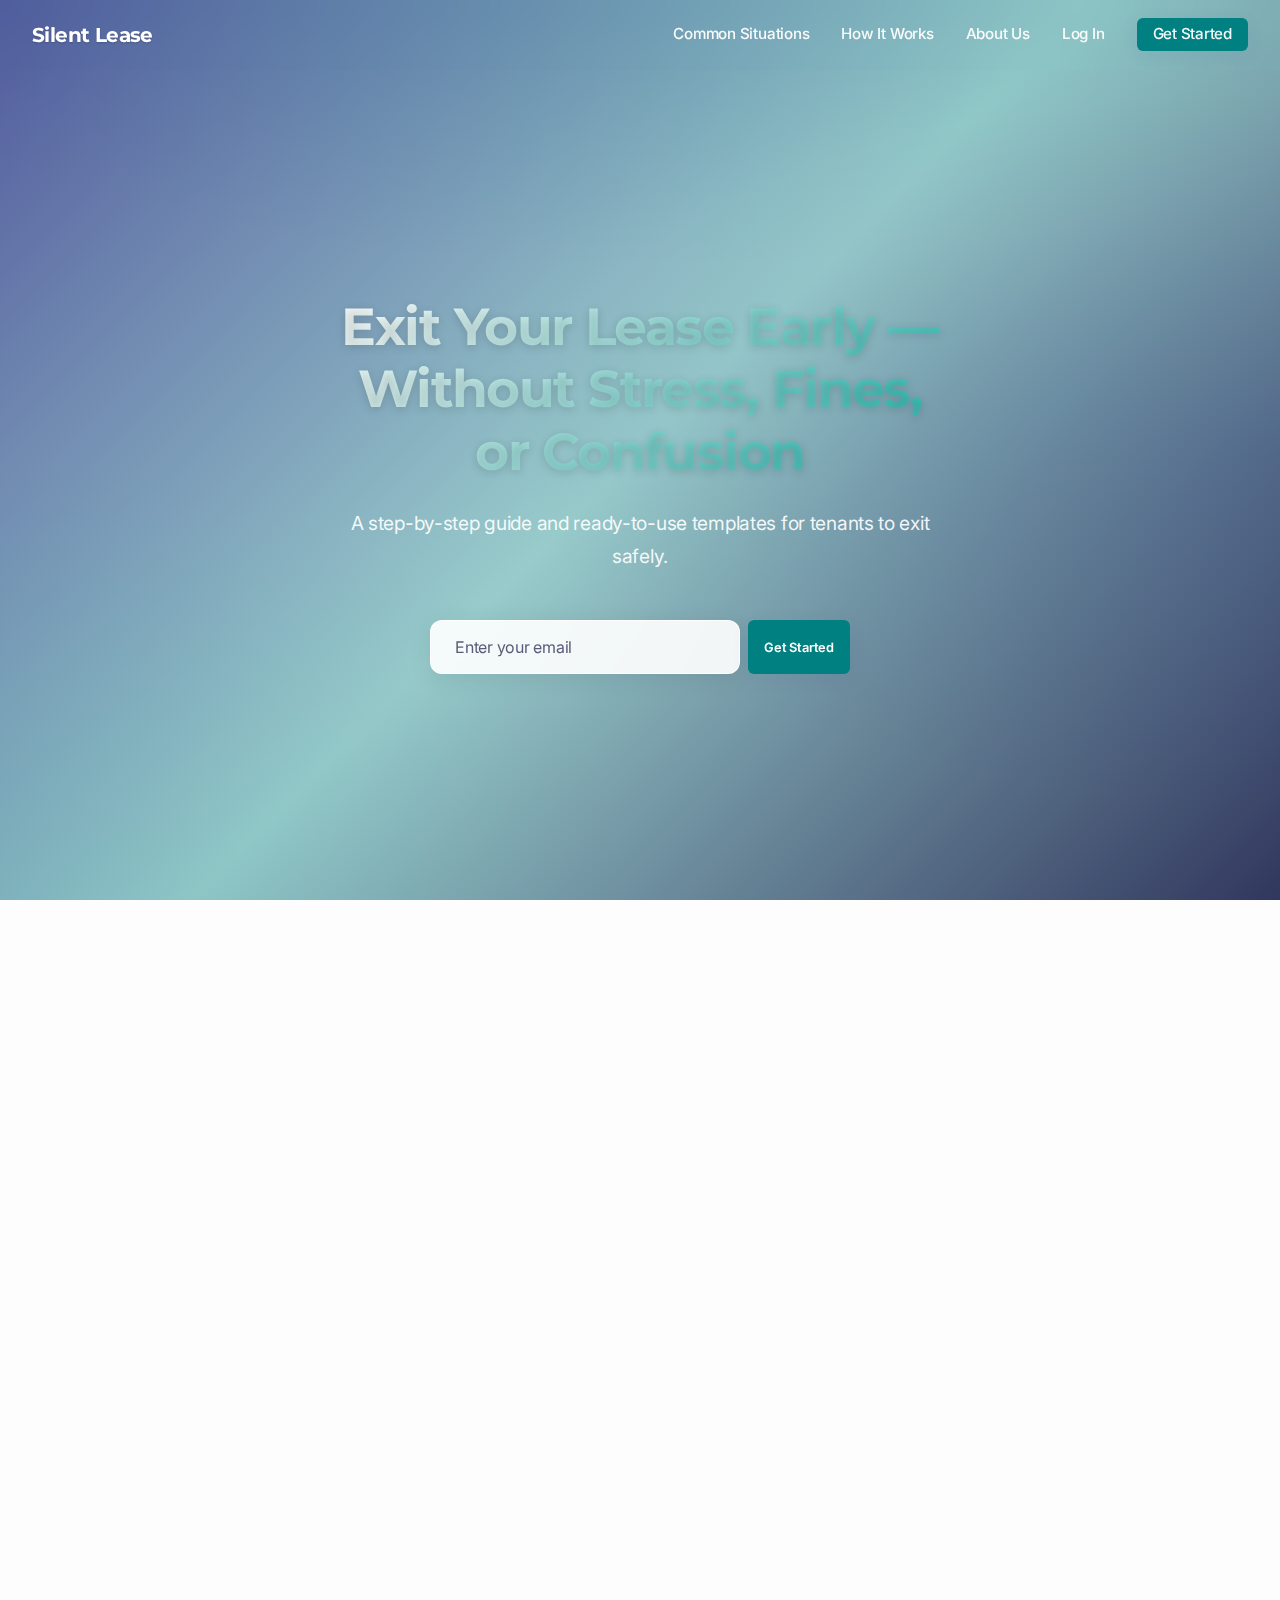
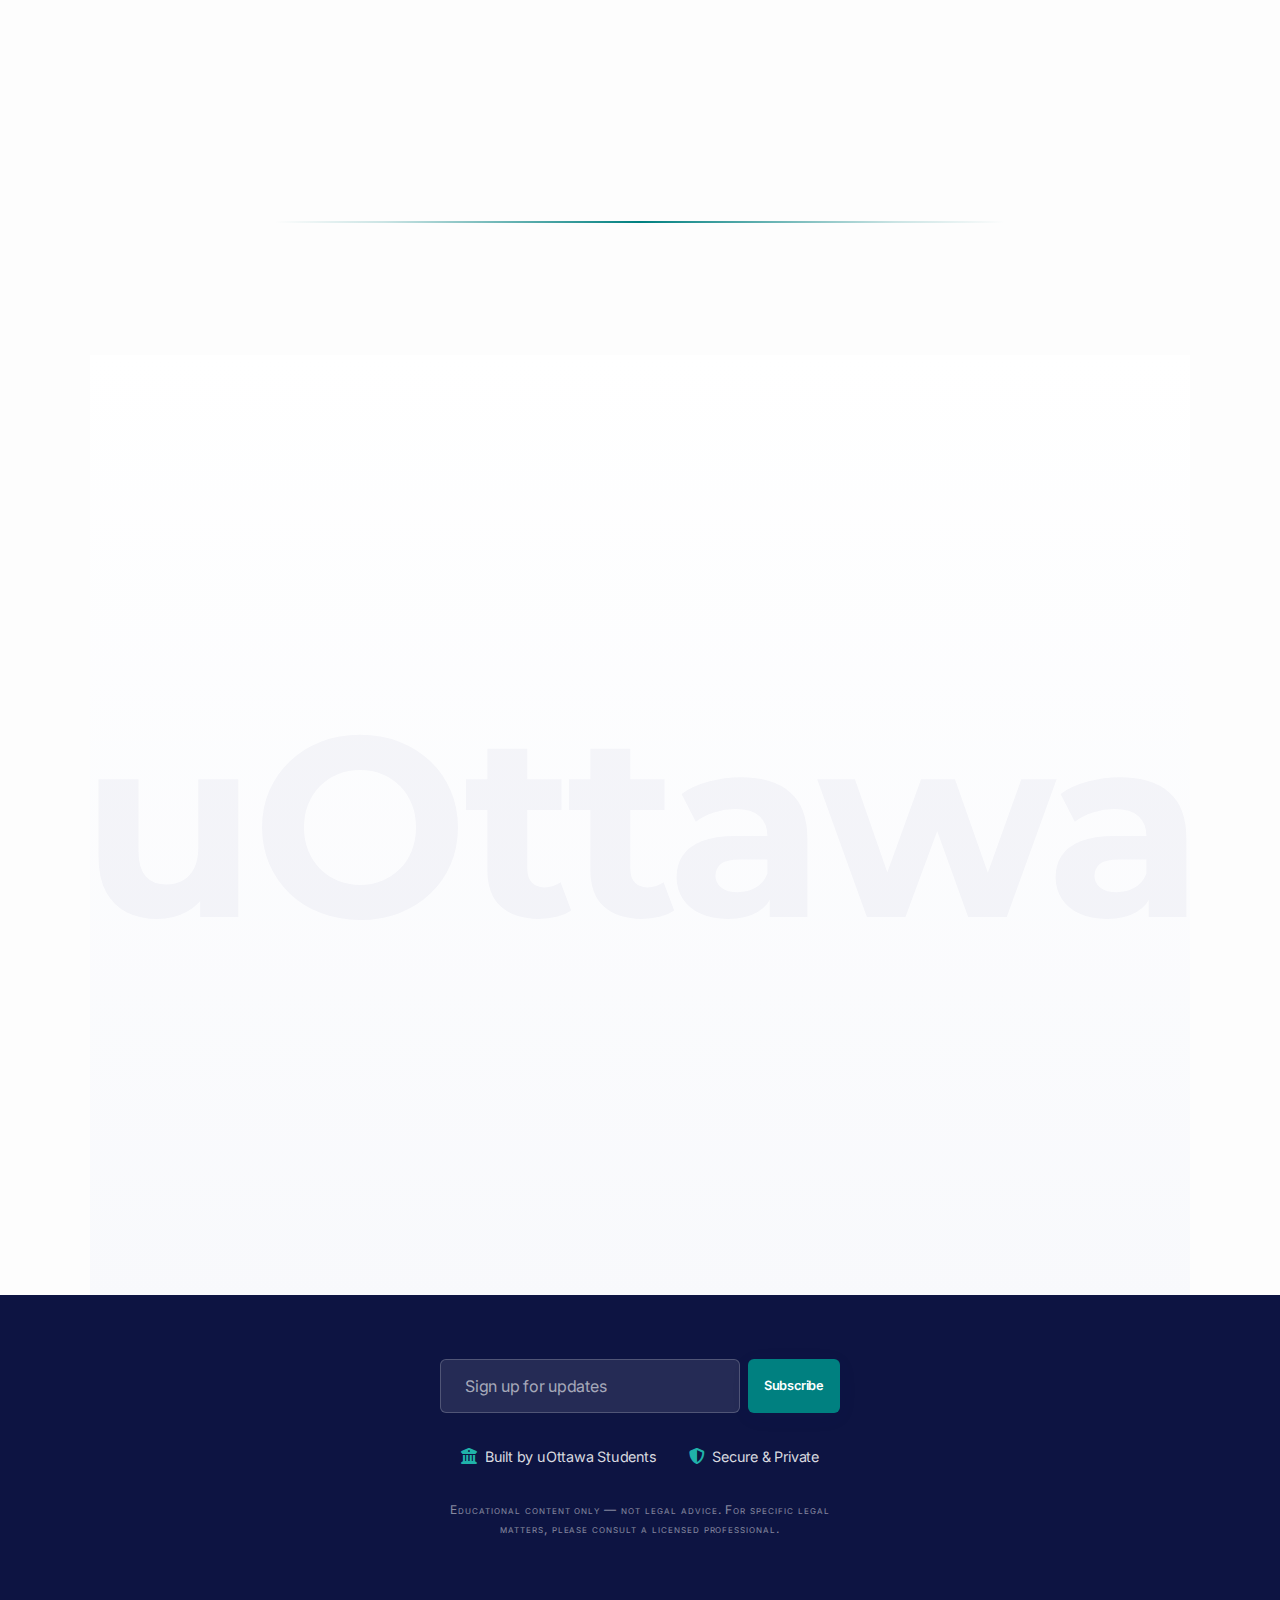
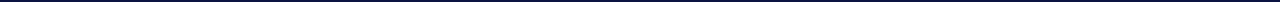
<file: index.html>
<!DOCTYPE html>
<html lang="en">
<head>
  <meta charset="UTF-8">
  <meta name="viewport" content="width=device-width, initial-scale=1.0">
  <link rel="icon" type="image/svg+xml" href="favicon.svg">
  <title>Silent Lease — Exit Your Lease Early Without Stress</title>
  <link rel="stylesheet" href="https://fonts.googleapis.com/css2?family=Inter:wght@400;500;600;700&family=Montserrat:wght@500;600;700&family=Lora:ital,wght@0,400;0,600;1,400&family=Satisfy&display=swap">
  <link rel="stylesheet" href="style.css">
  <link rel="stylesheet" href="https://cdnjs.cloudflare.com/ajax/libs/font-awesome/6.4.0/css/all.min.css">
</head>
<body>
  <!-- Navigation — transparent over hero, blurred -->
  <nav class="navbar" id="navbar">
    <a href="index.html" class="navbar__brand">Silent Lease</a>
    <button type="button" class="navbar__toggle" aria-label="Open menu" aria-expanded="false" id="nav-toggle">
      <i class="fas fa-bars" aria-hidden="true"></i>
    </button>
    <!-- Backdrop overlay: dimmed + blur when drawer is open -->
    <div class="nav-overlay" id="nav-overlay" aria-hidden="true"></div>
    <!-- Mobile drawer: white panel, slides from right -->
    <div class="navbar__links nav-drawer" id="nav-menu" aria-hidden="true">
      <header class="nav-drawer__header">
        <span class="nav-drawer__logo">Silent Lease</span>
        <button type="button" class="nav-drawer__close" aria-label="Close menu" id="nav-menu-close">
          <i class="fas fa-times" aria-hidden="true"></i>
        </button>
      </header>
      <div class="navbar__menu-inner">
        <a href="#problem">Common Situations</a>
        <a href="#solution">How It Works</a>
        <a href="#about">About Us</a>
        <a href="login.html">Log In</a>
      </div>
      <a href="signup.html" class="navbar__menu-cta btn-primary btn-accent">Get Started</a>
    </div>
  </nav>

  <!-- Hero — background flows behind navbar, gradient title, glassmorphism CTA -->
  <section class="hero">
    <div class="hero__bg">
      <div class="hero__bg-image"></div>
      <div class="hero__bg-gradient"></div>
      <div class="hero__bg-mesh"></div>
    </div>
    <div class="hero__content animate-fade-in-up">
      <h1 class="hero__title">Exit Your Lease Early — Without Stress, Fines, or Confusion</h1>
      <p class="hero__subtitle">A step-by-step guide and ready-to-use templates for tenants to exit safely.</p>
      <div class="hero__cta">
        <div class="hero__row">
          <input type="email" id="hero-email" class="form-input form-input--glass hero__input" placeholder="Enter your email" required>
          <button class="btn-primary btn-accent btn-magnetic" id="hero-cta">Get Started</button>
        </div>
      </div>
    </div>
  </section>

  <!-- Common Situations — Bento Grid -->
  <section class="section" id="problem">
    <h2 class="section__title animate-fade-in-up">Common Situations</h2>
    <div class="situations-grid">
      <div class="card situation-card animate-fade-in-up animate-delay-1">
        <div class="situation-icon"><i class="fas fa-briefcase"></i></div>
        <h3>Job Relocation</h3>
        <p>Moving for work and need to break your lease quickly.</p>
      </div>
      <div class="card situation-card animate-fade-in-up animate-delay-2">
        <div class="situation-icon"><i class="fas fa-heart-broken"></i></div>
        <h3>Breakups</h3>
        <p>Leaving a shared home and need a clean exit plan.</p>
      </div>
      <div class="card situation-card animate-fade-in-up animate-delay-3">
        <div class="situation-icon"><i class="fas fa-wallet"></i></div>
        <h3>Financial Pressure</h3>
        <p>Rent is no longer affordable — you need options.</p>
      </div>
      <div class="card situation-card animate-fade-in-up animate-delay-4">
        <div class="situation-icon"><i class="fas fa-passport"></i></div>
        <h3>Visa Changes</h3>
        <p>Your status has changed; you must move before your lease ends.</p>
      </div>
    </div>
  </section>

  <!-- How It Works — Timeline with large numbers and connecting line -->
  <section class="section" id="solution">
    <h2 class="section__title animate-fade-in-up">How It Works</h2>
    <div class="timeline">
      <div class="timeline-step animate-fade-in-up animate-delay-1">
        <div class="timeline-step__wrap">
          <span class="timeline-step__num" aria-hidden="true">01</span>
          <h3>Answer 5 Questions</h3>
        </div>
        <p>Tell us your situation. We tailor your toolkit to your needs.</p>
      </div>
      <div class="timeline-step animate-fade-in-up animate-delay-2">
        <div class="timeline-step__wrap">
          <span class="timeline-step__num" aria-hidden="true">02</span>
          <h3>Get Your Custom Toolkit</h3>
        </div>
        <p>Receive notice letter templates, checklists, and guidance.</p>
      </div>
      <div class="timeline-step animate-fade-in-up animate-delay-3">
        <div class="timeline-step__wrap">
          <span class="timeline-step__num" aria-hidden="true">03</span>
          <h3>Move Out Confidently</h3>
        </div>
        <p>Follow the steps and exit your lease with clarity.</p>
      </div>
    </div>
  </section>

  <!-- About Us — Row layout, Value Bar + Founder's Note, uOttawa watermark -->
  <section class="section about-section" id="about">
    <span class="about-watermark" aria-hidden="true">uOttawa</span>
    <div class="about-glass animate-fade-in-up animate-delay-1">
      <h2 class="section__title">About Us</h2>

      <!-- Horizontal Value Bar — three metric cards -->
      <div class="about-value-bar">
        <div class="about-metric-card">
          <i class="fas fa-university" aria-hidden="true"></i>
          <span>Student Built</span>
        </div>
        <div class="about-metric-card">
          <i class="fas fa-shield-alt" aria-hidden="true"></i>
          <span>100% Private</span>
        </div>
        <div class="about-metric-card">
          <i class="fas fa-check-circle" aria-hidden="true"></i>
          <span>Zero Legal Fees</span>
        </div>
      </div>

      <!-- Founder's Note — centered row, max-width 800px -->
      <div class="about-content">
        <h3 class="about-content__heading">Founder's Note</h3>
        <p class="founder__paragraph founder__spark">
          We were sitting in a uOttawa library, staring at our lease agreement, trying to decode clauses that might as well have been in another language. That moment of frustration — the fear of fines, the uncertainty, the stress — was the spark. We knew we weren't the only students feeling this way.
        </p>
        <blockquote class="founder__quote" cite="">
          <span class="founder__quote-mark" aria-hidden="true">&ldquo;</span>
          Our commitment is simple: to create a <em>silent</em> exit process — one where you can leave your lease without the noise of legal jargon, intimidating letters, or sleepless nights. We built this for fellow students and tenants who deserve clarity, not confusion.
        </blockquote>
        <p class="founder__paragraph founder__vision">
          Our vision is to make housing transitions transparent and fair for everyone. Silent Lease is your step-by-step guide and ready-to-use templates so you can exit early — without stress, fines, or confusion.
        </p>
        <div class="founder__signature">The Silent Lease Team, uOttawa</div>
      </div>
    </div>
  </section>

  <!-- Footer — Midnight Navy, Trust Badges -->
  <footer class="footer">
    <div class="footer__inner">
      <div class="footer__newsletter">
        <form id="footer-subscribe-form" action="https://formspree.io/f/mgolwdoz" method="POST" style="display: contents;">
          <input type="email" id="footer-email" name="email" class="form-input footer__input" placeholder="Sign up for updates" aria-label="Newsletter email" required>
          <button type="button" class="btn-primary btn-accent" id="newsletter-btn">Subscribe</button>
        </form>
      </div>
      <div class="footer__badges">
        <span class="footer__badge"><i class="fas fa-university" aria-hidden="true"></i> Built by uOttawa Students</span>
        <span class="footer__badge"><i class="fas fa-shield-alt" aria-hidden="true"></i> Secure & Private</span>
      </div>
      <p class="footer__disclaimer">
        Educational content only — not legal advice. For specific legal matters, please consult a licensed professional.
      </p>
    </div>
  </footer>

  <script src="script.js"></script>
  <script src="animations.js"></script>
  <script>
    // Navbar scroll state — add solid background when past hero
    (function() {
      var navbar = document.getElementById('navbar');
      if (navbar) {
        function updateNavbar() {
          if (window.scrollY > 50) {
            navbar.classList.add('navbar--scrolled');
          } else {
            navbar.classList.remove('navbar--scrolled');
          }
        }
        window.addEventListener('scroll', updateNavbar, { passive: true });
        updateNavbar();
      }
    })();

    // Mobile drawer — overlay + drawer, close on overlay or X or link, smooth scroll for anchors
    (function() {
      var navbar = document.getElementById('navbar');
      var toggle = document.getElementById('nav-toggle');
      var menu = document.getElementById('nav-menu');
      var overlay = document.getElementById('nav-overlay');
      var closeBtn = document.getElementById('nav-menu-close');
      if (!toggle || !menu) return;

      function openMenu() {
        if (navbar) navbar.classList.add('nav-menu-open');
        if (overlay) { overlay.classList.add('is-open'); overlay.setAttribute('aria-hidden', 'false'); }
        menu.classList.add('is-open', 'show-menu');
        menu.setAttribute('aria-hidden', 'false');
        toggle.setAttribute('aria-expanded', 'true');
        document.body.style.overflow = 'hidden';
      }

      function closeMenu() {
        if (navbar) navbar.classList.remove('nav-menu-open');
        if (overlay) { overlay.classList.remove('is-open'); overlay.setAttribute('aria-hidden', 'true'); }
        menu.classList.remove('is-open', 'show-menu');
        menu.setAttribute('aria-hidden', 'true');
        toggle.setAttribute('aria-expanded', 'false');
        document.body.style.overflow = '';
      }

      toggle.addEventListener('click', function() {
        if (menu.classList.contains('is-open')) closeMenu();
        else openMenu();
      });

      if (closeBtn) closeBtn.addEventListener('click', closeMenu);
      if (overlay) overlay.addEventListener('click', closeMenu);

      menu.querySelectorAll('a').forEach(function(link) {
        link.addEventListener('click', function(e) {
          var href = link.getAttribute('href') || '';
          if (href.indexOf('#') === 0 && href.length > 1) {
            e.preventDefault();
            closeMenu();
            var id = href.slice(1);
            var el = document.getElementById(id);
            if (el) {
              requestAnimationFrame(function() {
                el.scrollIntoView({ behavior: 'smooth', block: 'start' });
              });
            }
          } else {
            closeMenu();
          }
        });
      });

      window.addEventListener('resize', function() {
        if (window.innerWidth > 768) closeMenu();
      });
    })();

    // Formspree: send email to https://formspree.io/f/mgolwdoz (subscribe / get started)
    var FORMSPREE_SUBSCRIBE_URL = 'https://formspree.io/f/mgolwdoz';
    function sendSubscribeToFormspree(email, done) {
      if (!email) { if (done) done(); return; }
      var form = document.createElement('form');
      form.method = 'POST';
      form.action = FORMSPREE_SUBSCRIBE_URL;
      form.style.display = 'none';
      var input = document.createElement('input');
      input.name = 'email';
      input.value = email;
      input.type = 'hidden';
      form.appendChild(input);
      var iframe = document.createElement('iframe');
      iframe.name = 'formspree-iframe';
      iframe.style.display = 'none';
      document.body.appendChild(iframe);
      form.target = iframe.name;
      document.body.appendChild(form);
      form.submit();
      setTimeout(function() {
        document.body.removeChild(form);
        document.body.removeChild(iframe);
        if (done) done();
      }, 1000);
    }

    // Hero CTA — send email to Formspree then redirect to signup
    document.getElementById('hero-cta').addEventListener('click', function() {
      var email = document.getElementById('hero-email').value.trim();
      if (email) {
        sendSubscribeToFormspree(email, function() {
          window.location.href = 'signup.html?email=' + encodeURIComponent(email);
        });
      } else {
        window.location.href = 'signup.html';
      }
    });
    document.getElementById('hero-email').addEventListener('keypress', function(e) {
      if (e.key === 'Enter') document.getElementById('hero-cta').click();
    });
    var params = new URLSearchParams(window.location.search);
    var preEmail = params.get('email');
    if (preEmail) document.getElementById('hero-email').value = preEmail;

    // Newsletter (Subscribe) — send email to Formspree (https://formspree.io/f/mgolwdoz), then clear input and show thank you
    document.getElementById('newsletter-btn').addEventListener('click', function() {
      var input = document.getElementById('footer-email');
      var email = input.value.trim();
      if (email) {
        sendSubscribeToFormspree(email, function() {
          input.value = '';
          if (typeof showToast === 'function') {
            showToast('Thank you for subscribing. We will keep you updated.', 'success');
          } else {
            alert('Thank you for subscribing. We will keep you updated.');
          }
        });
      }
    });
  </script>
</body>
</html>
</file>
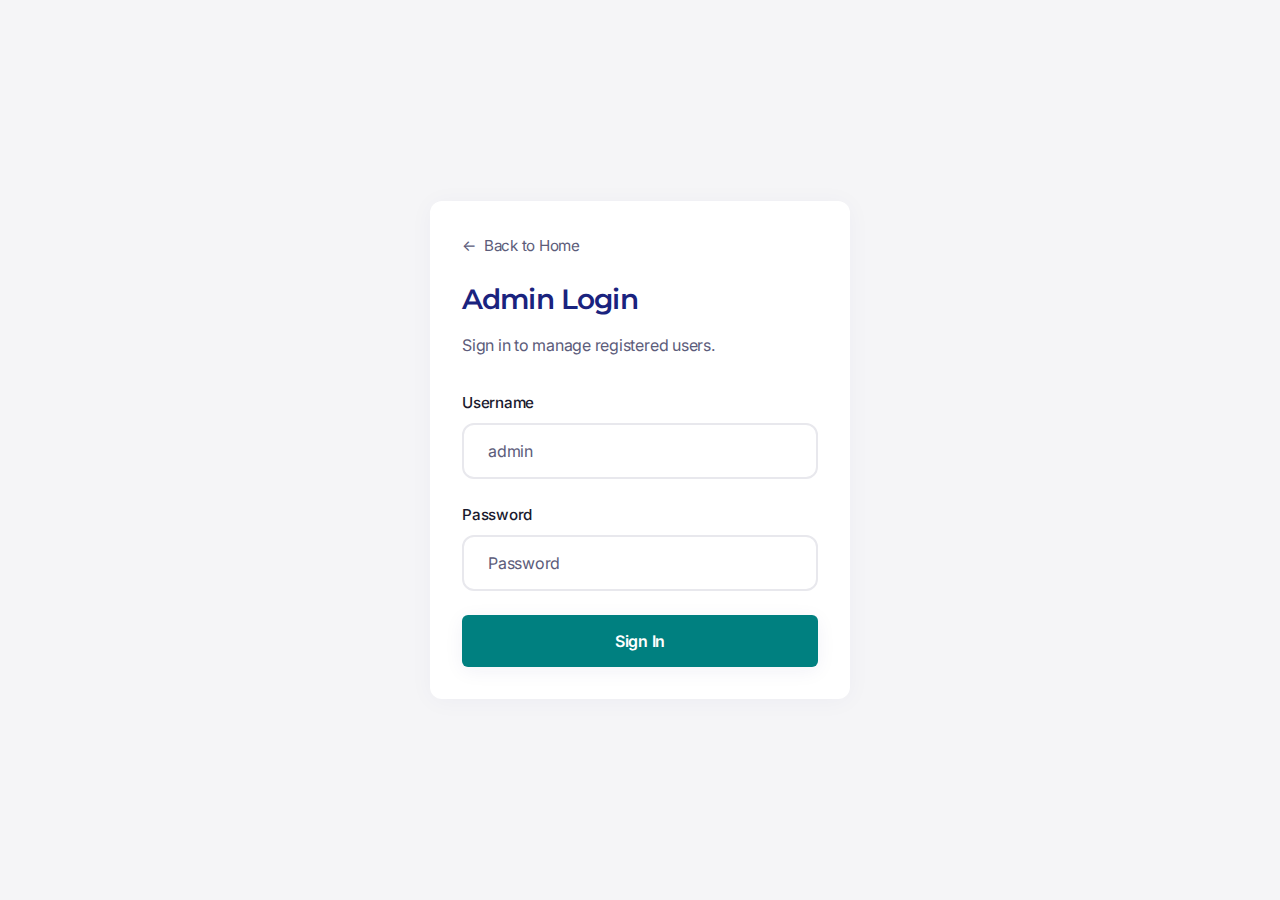
<file: admin.html>
<!DOCTYPE html>
<html lang="en">
<head>
  <meta charset="UTF-8">
  <meta name="viewport" content="width=device-width, initial-scale=1.0">
  <title>Admin Login — Silent Lease</title>
  <link rel="stylesheet" href="https://fonts.googleapis.com/css2?family=Inter:wght@400;500;600;700&family=Montserrat:wght@500;600;700&display=swap">
  <link rel="stylesheet" href="style.css">
  <style>
    .form-input:focus-visible, button:focus-visible { outline: 2px solid #008080; outline-offset: 2px; }
    .auth-page { min-height: 100vh; display: flex; align-items: center; justify-content: center; background: #F5F5F7; padding: var(--space-xl); }
    .auth-card { max-width: 420px; width: 100%; }
    .auth-card h1 { font-size: 1.75rem; margin-bottom: var(--space-md); color: var(--color-primary); }
    .auth-card p { color: var(--color-text-muted); margin-bottom: var(--space-xl); }
    .auth-form { display: flex; flex-direction: column; gap: var(--space-lg); }
    .form-group label { display: block; font-weight: 500; margin-bottom: var(--space-sm); font-size: 0.95rem; }
    .error-msg { color: var(--color-danger); font-size: 0.9rem; margin-top: var(--space-xs); }
    .back-link { display: inline-flex; align-items: center; gap: var(--space-sm); margin-bottom: var(--space-lg); color: var(--color-text-muted); font-size: 0.95rem; }
    .back-link:hover { color: var(--color-primary); }
  </style>
</head>
<body>
  <div class="auth-page">
    <div class="card auth-card">
      <a href="index.html" class="back-link"><span>←</span> Back to Home</a>
      <h1>Admin Login</h1>
      <p>Sign in to manage registered users.</p>

      <form class="auth-form" id="admin-login-form">
        <div class="form-group">
          <label for="admin-username">Username</label>
          <input type="text" id="admin-username" class="form-input" placeholder="admin" autocomplete="username" required>
          <span class="error-msg" id="admin-username-error"></span>
        </div>
        <div class="form-group">
          <label for="admin-password">Password</label>
          <input type="password" id="admin-password" class="form-input" placeholder="Password" autocomplete="current-password" required>
          <span class="error-msg" id="admin-password-error"></span>
        </div>
        <button type="submit" class="btn-primary btn-accent" style="width: 100%;">Sign In</button>
      </form>
    </div>
  </div>

  <script>
    (function() {
      var SESSION_KEY = 'silentlease_admin';
      if (sessionStorage.getItem(SESSION_KEY)) {
        window.location.href = 'admin-dashboard.html';
        return;
      }
      var ADMINS_KEY = 'silentlease_admins';
      var SESSION_NAME = 'silentlease_admin_name';
      var SESSION_ROLE = 'silentlease_admin_role';

      function getAdmins() {
        try {
          var raw = localStorage.getItem(ADMINS_KEY);
          if (raw) {
            var list = JSON.parse(raw);
            if (list && list.length) return list;
          }
        } catch (e) {}
        return [{ username: 'admin', password: 'admin', name: 'Administrator', role: 'Full access' }];
      }

      document.getElementById('admin-login-form').addEventListener('submit', function(e) {
        e.preventDefault();
        var username = document.getElementById('admin-username').value.trim().toLowerCase();
        var password = document.getElementById('admin-password').value;
        var userErr = document.getElementById('admin-username-error');
        var passErr = document.getElementById('admin-password-error');
        userErr.textContent = '';
        passErr.textContent = '';

        var admins = getAdmins();
        var admin = admins.find(function(a) { return a.username.toLowerCase() === username && a.password === password; });
        if (!admin) {
          userErr.textContent = 'Invalid username or password.';
          return;
        }
        sessionStorage.setItem(SESSION_KEY, admin.username);
        sessionStorage.setItem(SESSION_NAME, admin.name || admin.username);
        sessionStorage.setItem(SESSION_ROLE, admin.role || 'Full access');
        window.location.href = 'admin-dashboard.html';
      });
    })();
  </script>
</body>
</html>
</file>
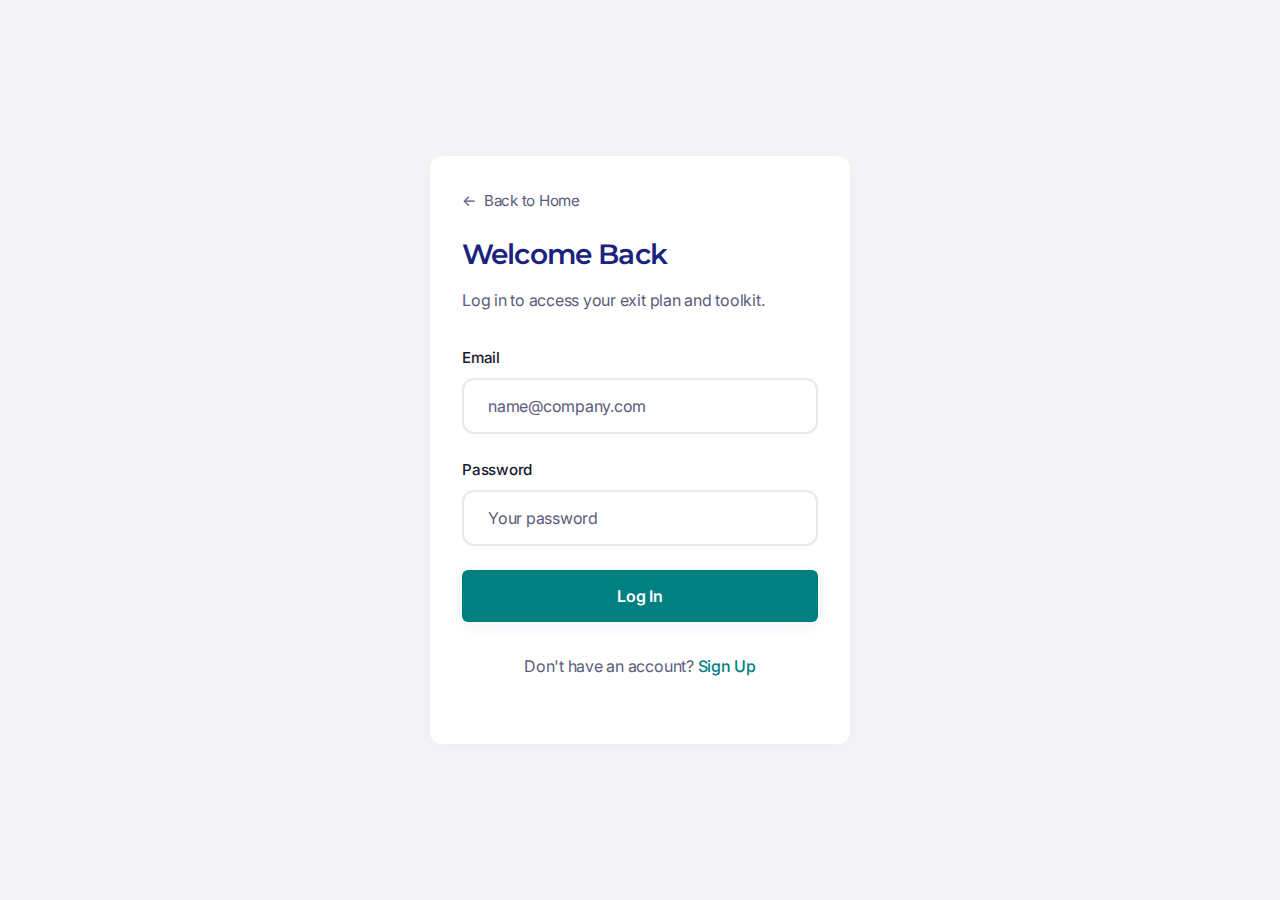
<file: login.html>
<!DOCTYPE html>
<html lang="en">
<head>
  <meta charset="UTF-8">
  <meta name="viewport" content="width=device-width, initial-scale=1.0">
  <title>Log In — Silent Lease</title>
  <link rel="stylesheet" href="https://fonts.googleapis.com/css2?family=Inter:wght@400;500;600;700&family=Montserrat:wght@500;600;700&display=swap">
  <link rel="stylesheet" href="style.css">
  <style>
    .form-input:focus-visible, button:focus-visible { outline: 2px solid #008080; outline-offset: 2px; }
    .auth-page { min-height: 100vh; display: flex; align-items: center; justify-content: center; background: #F5F5F7; padding: var(--space-xl); }
    .auth-card { max-width: 420px; width: 100%; }
    .auth-card h1 { font-size: 1.75rem; margin-bottom: var(--space-md); color: var(--color-primary); }
    .auth-card p { color: var(--color-text-muted); margin-bottom: var(--space-xl); }
    .auth-form { display: flex; flex-direction: column; gap: var(--space-lg); }
    .form-group label { display: block; font-weight: 500; margin-bottom: var(--space-sm); font-size: 0.95rem; }
    .error-msg { color: var(--color-danger); font-size: 0.9rem; margin-top: var(--space-xs); }
    .auth-footer { margin-top: var(--space-xl); text-align: center; }
    .auth-footer a { font-weight: 500; }
    .back-link { display: inline-flex; align-items: center; gap: var(--space-sm); margin-bottom: var(--space-lg); color: var(--color-text-muted); font-size: 0.95rem; }
    .back-link:hover { color: var(--color-primary); }
  </style>
</head>
<body>
  <div class="auth-page">
    <div class="card auth-card">
      <a href="index.html" class="back-link"><span>←</span> Back to Home</a>
      <h1>Welcome Back</h1>
      <p>Log in to access your exit plan and toolkit.</p>

      <form class="auth-form" id="login-form">
        <div class="form-group">
          <label for="email">Email</label>
          <input type="email" id="email" class="form-input" placeholder="name@company.com" autocomplete="email" required>
          <span class="error-msg" id="email-error"></span>
        </div>
        <div class="form-group">
          <label for="password">Password</label>
          <input type="password" id="password" class="form-input" placeholder="Your password" autocomplete="current-password" required>
          <span class="error-msg" id="password-error"></span>
        </div>
        <button type="submit" class="btn-primary btn-accent" style="width: 100%;">Log In</button>
      </form>

      <div class="auth-footer">
        <p>Don't have an account? <a href="signup.html">Sign Up</a></p>
      </div>
    </div>
  </div>

  <script src="script.js"></script>
  <script>
    (function() {
      document.getElementById('login-form').addEventListener('submit', function(e) {
        e.preventDefault();
        const emailEl = document.getElementById('email');
        const passwordEl = document.getElementById('password');
        const emailError = document.getElementById('email-error');
        const passwordError = document.getElementById('password-error');

        emailError.textContent = '';
        passwordError.textContent = '';
        emailEl.classList.remove('error');
        passwordEl.classList.remove('error');

        const email = emailEl.value.trim();
        const password = passwordEl.value;

        const result = login(email, password);
        if (result.success) {
          showToast('Welcome back! Redirecting...', 'success');
          const redirect = new URLSearchParams(window.location.search).get('redirect') || 'dashboard.html';
          setTimeout(function() {
            window.location.href = redirect.startsWith('/') ? redirect.slice(1) : redirect;
          }, 800);
        } else {
          showToast(result.error, 'error');
          if (result.error.includes('account')) emailEl.classList.add('error');
          if (result.error.includes('password')) passwordEl.classList.add('error');
        }
      });
    })();
  </script>
</body>
</html>
</file>
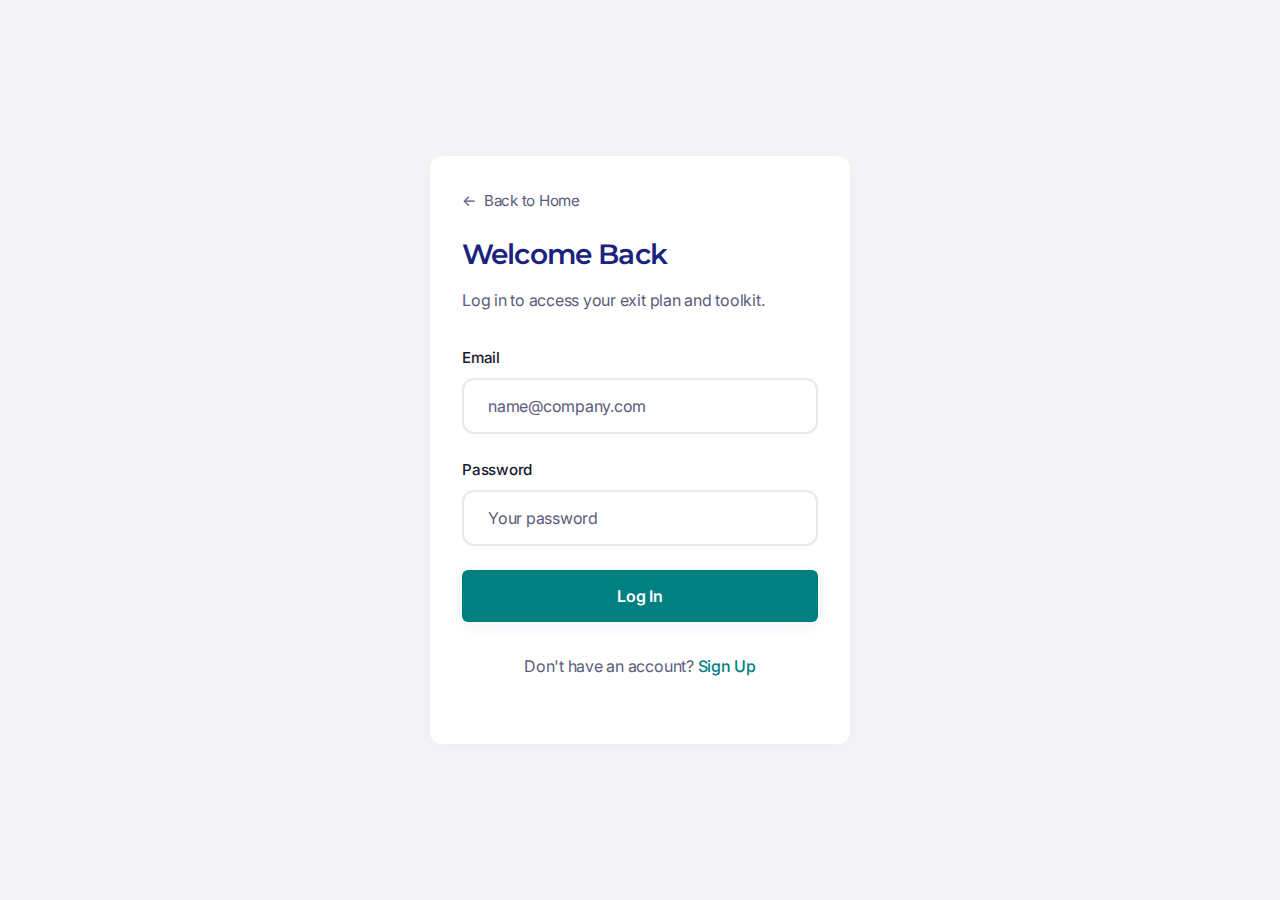
<file: quiz.html>
<!DOCTYPE html>
<html lang="en">
<head>
  <meta charset="UTF-8">
  <meta name="viewport" content="width=device-width, initial-scale=1.0">
  <title>Exit Plan Quiz — Silent Lease</title>
  <link rel="stylesheet" href="https://fonts.googleapis.com/css2?family=Inter:wght@400;500;600;700&family=Montserrat:wght@500;600;700&display=swap">
  <link rel="stylesheet" href="style.css">
  <link rel="stylesheet" href="https://cdnjs.cloudflare.com/ajax/libs/font-awesome/6.4.0/css/all.min.css">
  <style>
    .quiz-page { min-height: 100vh; background: #F5F5F7; padding: var(--space-2xl); display: flex; flex-direction: column; align-items: center; }
    .quiz-container { max-width: 560px; width: 100%; }
    .quiz-header { text-align: center; margin-bottom: var(--space-2xl); }
    .quiz-header h1 { font-size: 1.5rem; color: var(--color-primary); margin-bottom: var(--space-md); }
    .progress-bar { height: 6px; background: var(--color-border); border-radius: var(--radius-pill); overflow: hidden; margin-bottom: var(--space-2xl); }
    .progress-bar__fill { height: 100%; background: linear-gradient(90deg, var(--color-accent), var(--color-primary)); border-radius: var(--radius-pill); transition: width 0.4s ease-in-out; }
    .quiz-card { background: white; border-radius: var(--radius-card); box-shadow: var(--shadow-floating); padding: var(--space-2xl); min-height: 280px; }
    .quiz-step { display: none; animation: fadeIn 0.4s ease-in-out; }
    .quiz-step.active { display: block; }
    @keyframes fadeIn { from { opacity: 0; transform: translateY(8px); } to { opacity: 1; transform: translateY(0); } }
    .quiz-step h2 { font-size: 1.2rem; margin-bottom: var(--space-lg); color: var(--color-text); }
    .quiz-options { display: flex; flex-direction: column; gap: var(--space-sm); }
    .quiz-option { padding: var(--space-md) var(--space-lg); border: 2px solid var(--color-border); border-radius: var(--radius-card); cursor: pointer; transition: all 0.4s ease-in-out; display: flex; align-items: center; gap: var(--space-md); }
    .quiz-option:hover { border-color: var(--color-accent-light); background: rgba(0,128,128,0.06); transform: translateX(4px); }
    .quiz-option:active { transform: scale(0.98); }
    .quiz-option.selected { border-color: var(--color-accent); background: rgba(0,128,128,0.08); }
    .quiz-option input { display: none; }
    .quiz-input-row { margin-top: var(--space-md); }
    .quiz-input-row .form-input { margin-top: var(--space-sm); }
    .quiz-actions { margin-top: var(--space-xl); display: flex; gap: var(--space-md); justify-content: space-between; }
    .quiz-actions .btn-primary { min-width: 120px; }
    .back-link { display: inline-flex; align-items: center; gap: var(--space-sm); margin-bottom: var(--space-lg); color: var(--color-text-muted); font-size: 0.95rem; }
    .back-link:hover { color: var(--color-primary); }
  </style>
</head>
<body>
  <div class="quiz-page">
    <div class="quiz-container">
      <a href="dashboard.html" class="back-link"><span>←</span> Back to Dashboard</a>

      <header class="quiz-header">
        <h1>Your Exit Plan</h1>
        <div class="progress-bar">
          <div class="progress-bar__fill" id="progress-fill" style="width: 20%;"></div>
        </div>
      </header>

      <div class="quiz-card">
        <form id="quiz-form" action="https://formspree.io/f/mlgwrazj" method="POST">
          <!-- Q1 -->
          <div class="quiz-step active" data-step="1">
            <h2>1. What is your primary reason for leaving?</h2>
            <div class="quiz-options">
              <label class="quiz-option" data-value="Work">
                <input type="radio" name="reason" value="Work">
                <i class="fas fa-briefcase"></i> Work
              </label>
              <label class="quiz-option" data-value="Study">
                <input type="radio" name="reason" value="Study">
                <i class="fas fa-graduation-cap"></i> Study
              </label>
              <label class="quiz-option" data-value="Financial">
                <input type="radio" name="reason" value="Financial">
                <i class="fas fa-wallet"></i> Financial
              </label>
              <label class="quiz-option" data-value="Personal">
                <input type="radio" name="reason" value="Personal">
                <i class="fas fa-user"></i> Personal
              </label>
            </div>
          </div>

          <!-- Q2 -->
          <div class="quiz-step" data-step="2">
            <h2>2. What is your relationship with the landlord?</h2>
            <div class="quiz-options">
              <label class="quiz-option" data-value="Good">
                <input type="radio" name="landlordRelation" value="Good">
                <i class="fas fa-smile"></i> Good
              </label>
              <label class="quiz-option" data-value="Neutral">
                <input type="radio" name="landlordRelation" value="Neutral">
                <i class="fas fa-meh"></i> Neutral
              </label>
              <label class="quiz-option" data-value="Difficult">
                <input type="radio" name="landlordRelation" value="Difficult">
                <i class="fas fa-frown"></i> Difficult
              </label>
            </div>
          </div>

          <!-- Q3 -->
          <div class="quiz-step" data-step="3">
            <h2>3. How much notice can you give?</h2>
            <div class="quiz-options">
              <label class="quiz-option" data-value="Less than 30 days">
                <input type="radio" name="noticePeriod" value="Less than 30 days">
                Less than 30 days
              </label>
              <label class="quiz-option" data-value="30-60 days">
                <input type="radio" name="noticePeriod" value="30-60 days">
                30-60 days
              </label>
              <label class="quiz-option" data-value="60+ days">
                <input type="radio" name="noticePeriod" value="60+ days">
                60+ days
              </label>
            </div>
          </div>

          <!-- Q4 -->
          <div class="quiz-step" data-step="4">
            <h2>4. What is your current city/province?</h2>
            <div class="quiz-input-row">
              <input type="text" id="cityProvince" name="location" class="form-input" placeholder="e.g. Ottawa, Ontario" required>
            </div>
          </div>

          <!-- Q5 -->
          <div class="quiz-step" data-step="5">
            <h2>5. What is your target move-out date?</h2>
            <div class="quiz-input-row">
              <input type="date" id="moveOutDate" name="move_out_date" class="form-input" required>
            </div>
          </div>

          <div class="quiz-actions" id="quiz-actions">
            <button type="button" class="btn-primary" id="btn-prev" style="visibility: hidden;">Previous</button>
            <button type="button" class="btn-primary btn-accent" id="btn-next">Next</button>
          </div>
        </form>
      </div>
    </div>
  </div>

  <script src="script.js"></script>
  <script>
    (function() {
      const user = requireAuth();
      if (!user) return;

      const STORAGE_QUIZ = 'silentlease_exitPlanData';
      const steps = document.querySelectorAll('.quiz-step');
      const totalSteps = steps.length;
      const progressFill = document.getElementById('progress-fill');
      const btnPrev = document.getElementById('btn-prev');
      const btnNext = document.getElementById('btn-next');

      let currentStep = 1;

      function updateUI() {
        steps.forEach((s, i) => {
          s.classList.toggle('active', parseInt(s.dataset.step) === currentStep);
        });
        progressFill.style.width = (currentStep / totalSteps * 100) + '%';
        btnPrev.style.visibility = currentStep === 1 ? 'hidden' : 'visible';
        btnNext.textContent = currentStep === totalSteps ? 'Complete' : 'Next';
        // Ensure city/date inputs are visible and focused when their step is shown
        if (currentStep === 4) {
          const cityInput = document.getElementById('cityProvince');
          if (cityInput) {
            cityInput.scrollIntoView({ behavior: 'smooth', block: 'center' });
            setTimeout(function() { cityInput.focus(); }, 400);
          }
        } else if (currentStep === 5) {
          const dateInput = document.getElementById('moveOutDate');
          if (dateInput) {
            dateInput.scrollIntoView({ behavior: 'smooth', block: 'center' });
            setTimeout(function() { dateInput.focus(); }, 400);
          }
        }
      }

      function selectOption(container) {
        container.querySelectorAll('.quiz-option').forEach(o => o.classList.remove('selected'));
        const selected = container.querySelector('input:checked');
        if (selected) selected.closest('.quiz-option').classList.add('selected');
      }

      steps.forEach(step => {
        const opts = step.querySelectorAll('.quiz-option');
        opts.forEach(opt => {
          opt.addEventListener('click', function() {
            const input = this.querySelector('input');
            if (input) {
              input.checked = true;
              selectOption(step);
              // Auto-advance only when next step has options (don't skip city/date steps 4 and 5)
              setTimeout(function() {
                if (currentStep >= totalSteps) return;
                const nextStepEl = document.querySelector('.quiz-step[data-step="' + (currentStep + 1) + '"]');
                const nextHasOptions = nextStepEl && nextStepEl.querySelectorAll('.quiz-option').length > 0;
                if (nextHasOptions) {
                  currentStep++;
                  updateUI();
                }
              }, 300);
            }
          });
        });
      });

      btnPrev.addEventListener('click', function() {
        if (currentStep > 1) {
          currentStep--;
          updateUI();
        }
      });

      btnNext.addEventListener('click', function() {
        if (currentStep === totalSteps) {
          // Validate Q4 and Q5
          const city = document.getElementById('cityProvince').value.trim();
          const date = document.getElementById('moveOutDate').value;
          if (!city || !date) {
            alert('Please enter your city/province and move-out date.');
            return;
          }
          const landlordStatus = document.querySelector('input[name="landlordRelation"]:checked')?.value || '';
          const exitPlanData = {
            reason: document.querySelector('input[name="reason"]:checked')?.value || '',
            landlordRelation: landlordStatus,
            noticePeriod: document.querySelector('input[name="noticePeriod"]:checked')?.value || '',
            cityProvince: city,
            moveOutDate: date
          };
          // Housing-only payload for Formspree (sent to your email)
          const housingPayload = {
            email: user ? user.email : '',
            location: city,
            move_out_date: date,
            landlord_status: landlordStatus
          };
          const btnNext = document.getElementById('btn-next');
          if (btnNext) btnNext.disabled = true;
          (typeof submitHousingToFormspree === 'function' ? submitHousingToFormspree(housingPayload) : Promise.resolve(true))
            .then(function() {
              if (typeof saveAppState === 'function') {
                saveAppState({ isPlanGenerated: true, exitPlanData: exitPlanData });
              } else {
                localStorage.setItem('silentlease_exitPlanData', JSON.stringify(exitPlanData));
              }
              if (typeof showNotification === 'function') showNotification('Housing details sent!', 'success');
              window.location.href = 'dashboard.html';
            })
            .catch(function() {
              if (typeof saveAppState === 'function') {
                saveAppState({ isPlanGenerated: true, exitPlanData: exitPlanData });
              } else {
                localStorage.setItem('silentlease_exitPlanData', JSON.stringify(exitPlanData));
              }
              if (typeof showNotification === 'function') showNotification('Housing details sent!', 'success');
              window.location.href = 'dashboard.html';
            });
        } else {
          // For Q4 and Q5, allow Next without auto-advance
          if (currentStep === 4 || currentStep === 5) {
            if (currentStep === 4) {
              const city = document.getElementById('cityProvince').value.trim();
              if (!city) { alert('Please enter your city/province.'); return; }
            }
            if (currentStep === 5) {
              const date = document.getElementById('moveOutDate').value;
              if (!date) { alert('Please select your move-out date.'); return; }
            }
          }
          currentStep++;
          updateUI();
        }
      });

      updateUI();
    })();
  </script>
</body>
</html>
</file>
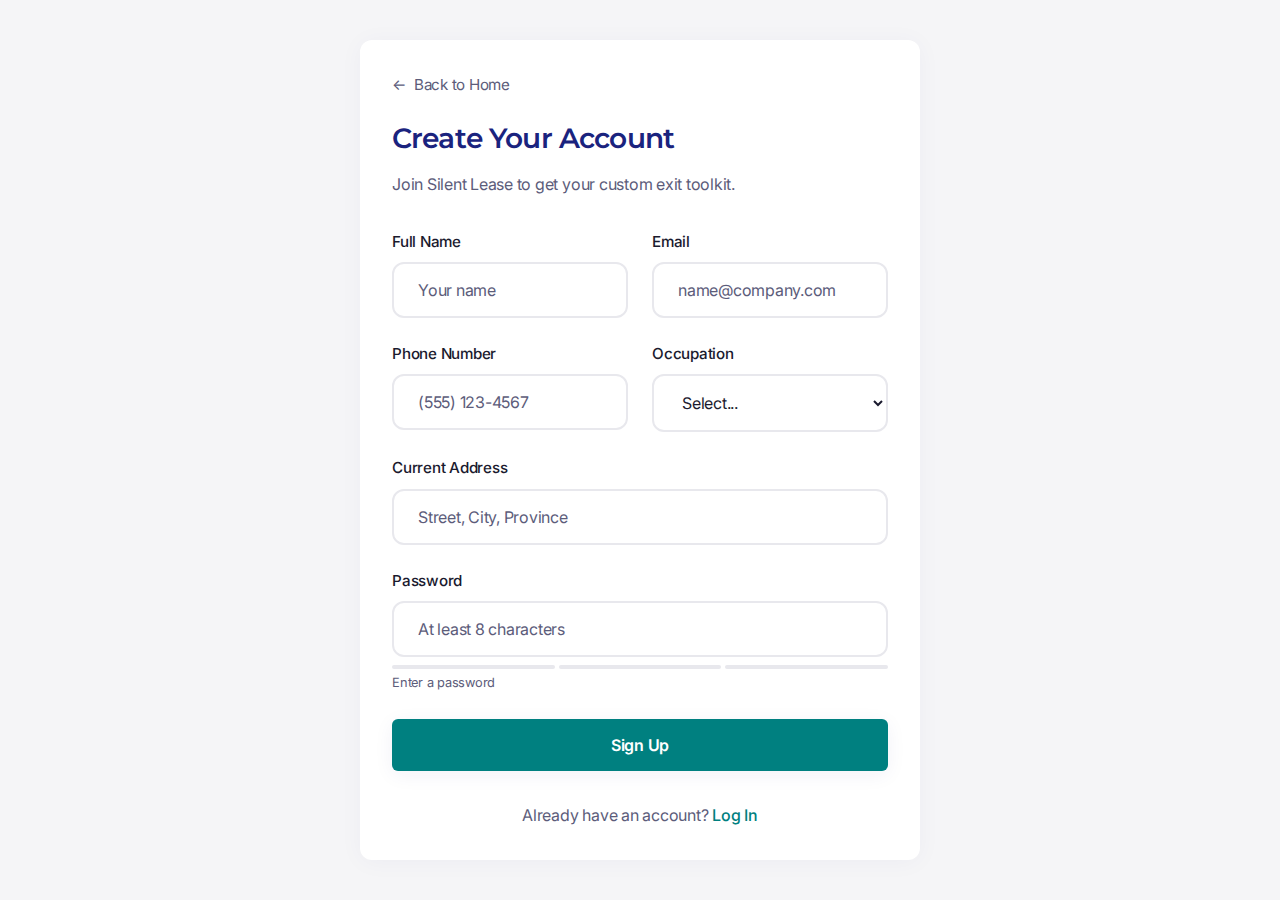
<file: signup.html>
<!DOCTYPE html>
<html lang="en">
<head>
  <meta charset="UTF-8">
  <meta name="viewport" content="width=device-width, initial-scale=1.0">
  <link rel="icon" type="image/svg+xml" href="favicon.svg">
  <title>Sign Up — Silent Lease</title>
  <link rel="stylesheet" href="https://fonts.googleapis.com/css2?family=Inter:wght@400;500;600;700&family=Montserrat:wght@500;600;700&display=swap">
  <link rel="stylesheet" href="style.css">
  <style>
    .form-input:focus-visible, select:focus-visible, button:focus-visible { outline: 2px solid #008080; outline-offset: 2px; }
    .auth-page { min-height: 100vh; display: flex; align-items: center; justify-content: center; background: #F5F5F7; padding: var(--space-xl); }
    .auth-card { max-width: 560px; width: 100%; }
    .auth-card h1 { font-size: 1.75rem; margin-bottom: var(--space-md); color: var(--color-primary); }
    .auth-card > p { color: var(--color-text-muted); margin-bottom: var(--space-xl); }
    .auth-form { display: flex; flex-direction: column; gap: var(--space-lg); }
    .auth-form__row { display: grid; grid-template-columns: 1fr 1fr; gap: var(--space-lg); }
    .form-group { min-width: 0; }
    .form-group label { display: block; font-weight: 500; margin-bottom: var(--space-sm); font-size: 0.95rem; }
    .form-group--full { grid-column: 1 / -1; }
    .error-msg { color: var(--color-danger); font-size: 0.9rem; margin-top: var(--space-xs); }
    .auth-footer { margin-top: var(--space-xl); text-align: center; }
    .auth-footer a { font-weight: 500; }
    .back-link { display: inline-flex; align-items: center; gap: var(--space-sm); margin-bottom: var(--space-lg); color: var(--color-text-muted); font-size: 0.95rem; }
    .back-link:hover { color: var(--color-primary); }
    .strength-meter { display: flex; gap: var(--space-xs); margin-top: var(--space-sm); }
    .strength-meter__bar { flex: 1; height: 4px; background: var(--color-border); border-radius: 2px; transition: background 0.3s; }
    .strength-meter__bar.weak { background: var(--color-danger); }
    .strength-meter__bar.medium { background: #F59E0B; }
    .strength-meter__bar.strong { background: var(--color-accent); }
    .strength-text { font-size: 0.8rem; margin-top: var(--space-xs); color: var(--color-text-muted); }
    .strength-text.weak { color: var(--color-danger); }
    .strength-text.medium { color: #F59E0B; }
    .strength-text.strong { color: var(--color-accent); }
    @media (max-width: 600px) { .auth-form__row { grid-template-columns: 1fr; } }
  </style>
</head>
<body>
  <div class="auth-page">
    <div class="card auth-card">
      <a href="index.html" class="back-link"><span>←</span> Back to Home</a>
      <h1>Create Your Account</h1>
      <p>Join Silent Lease to get your custom exit toolkit.</p>

      <form class="auth-form" id="signup-form">
        <div class="auth-form__row">
          <div class="form-group">
            <label for="name">Full Name</label>
            <input type="text" id="name" class="form-input" placeholder="Your name" autocomplete="name">
          </div>
          <div class="form-group">
            <label for="email">Email</label>
            <input type="email" id="email" class="form-input" placeholder="name@company.com" autocomplete="email" required>
            <span class="error-msg" id="email-error"></span>
          </div>
        </div>
        <div class="auth-form__row">
          <div class="form-group">
            <label for="phone">Phone Number</label>
            <input type="tel" id="phone" class="form-input" placeholder="(555) 123-4567" autocomplete="tel">
            <span class="error-msg" id="phone-error"></span>
          </div>
          <div class="form-group">
            <label for="occupation">Occupation</label>
            <select id="occupation" class="form-input" autocomplete="organization-title">
              <option value="">Select...</option>
              <option value="Student">Student</option>
              <option value="Professional">Professional</option>
              <option value="Entrepreneur">Entrepreneur</option>
              <option value="Retired">Retired</option>
              <option value="Other">Other</option>
            </select>
          </div>
        </div>
        <div class="form-group form-group--full">
          <label for="address">Current Address</label>
          <input type="text" id="address" class="form-input" placeholder="Street, City, Province" autocomplete="street-address">
        </div>
        <div class="form-group form-group--full">
          <label for="password">Password</label>
          <input type="password" id="password" class="form-input" placeholder="At least 8 characters" autocomplete="new-password" required>
          <div class="strength-meter" id="strength-meter">
            <span class="strength-meter__bar" id="s1"></span>
            <span class="strength-meter__bar" id="s2"></span>
            <span class="strength-meter__bar" id="s3"></span>
          </div>
          <span class="strength-text" id="strength-text">Enter a password</span>
          <span class="error-msg" id="password-error"></span>
        </div>
        <button type="submit" class="btn-primary btn-accent" style="width: 100%;">Sign Up</button>
      </form>

      <div class="auth-footer">
        <p>Already have an account? <a href="login.html">Log In</a></p>
      </div>
    </div>
  </div>

  <script src="script.js"></script>
  <script>
    (function() {
      if (typeof getCurrentUser === 'function' && getCurrentUser()) {
        window.location.href = 'dashboard.html';
        return;
      }
      var params = new URLSearchParams(window.location.search);
      var preEmail = params.get('email');
      if (preEmail) document.getElementById('email').value = preEmail;

      // Password strength meter
      var pw = document.getElementById('password');
      var s1 = document.getElementById('s1');
      var s2 = document.getElementById('s2');
      var s3 = document.getElementById('s3');
      var strengthText = document.getElementById('strength-text');

      pw.addEventListener('input', function() {
        var strength = getPasswordStrength(this.value);
        s1.className = 'strength-meter__bar' + (strength === 'weak' || strength === 'medium' || strength === 'strong' ? ' ' + strength : '');
        s2.className = 'strength-meter__bar' + (strength === 'medium' || strength === 'strong' ? ' ' + strength : '');
        s3.className = 'strength-meter__bar' + (strength === 'strong' ? ' strong' : '');
        strengthText.textContent = strength === 'weak' ? 'Weak' : strength === 'medium' ? 'Medium' : 'Strong';
        strengthText.className = 'strength-text ' + strength;
      });

      document.getElementById('signup-form').addEventListener('submit', function(e) {
        e.preventDefault();
        var nameEl = document.getElementById('name');
        var emailEl = document.getElementById('email');
        var passwordEl = document.getElementById('password');
        var phoneEl = document.getElementById('phone');
        var addressEl = document.getElementById('address');
        var occupationEl = document.getElementById('occupation');
        var emailError = document.getElementById('email-error');
        var passwordError = document.getElementById('password-error');
        var phoneError = document.getElementById('phone-error');

        emailError.textContent = '';
        passwordError.textContent = '';
        phoneError.textContent = '';
        emailEl.classList.remove('error');
        passwordEl.classList.remove('error');
        phoneEl.classList.remove('error');

        var email = emailEl.value.trim();
        var password = passwordEl.value;
        var name = nameEl.value.trim();
        var phone = phoneEl.value.trim();
        var address = addressEl.value.trim();
        var occupation = occupationEl.value || '';

        if (!isValidEmail(email)) {
          emailError.textContent = 'Please enter a valid email address.';
          emailEl.classList.add('error');
          return;
        }
        if (!isValidPassword(password)) {
          passwordError.textContent = 'Password must be at least 8 characters.';
          passwordEl.classList.add('error');
          return;
        }
        if (!isValidPhone(phone)) {
          phoneError.textContent = 'Please enter a valid phone number (10–15 digits).';
          phoneEl.classList.add('error');
          return;
        }

        var result = register(email, password, name, phone, address, occupation);
        if (result.success) {
          showToast('Account created! Redirecting to dashboard...', 'success');
          setTimeout(function() {
            window.location.href = 'dashboard.html';
          }, 800);
        } else {
          showToast(result.error, 'error');
          if (result.error.includes('email')) emailEl.classList.add('error');
          if (result.error.includes('Password')) passwordEl.classList.add('error');
          if (result.error.includes('phone')) phoneEl.classList.add('error');
        }
      });
    })();
  </script>
</body>
</html>
</file>
<file: style.css>
/* ============================================
   SILENT LEASE — Elite SaaS Design System
   Theme: Trust, Clarity & Premium Polish
   ============================================ */

/* --------------------------------------------
   CSS Custom Properties (Design Tokens)
   -------------------------------------------- */
:root {
  scroll-behavior: smooth;
  /* Brand Colors */
  --color-primary: #1A237E;
  --color-primary-dark: #0D1442;
  --color-accent: #008080;
  --color-accent-light: #20B2AA;
  --color-background: #FDFDFD;
  --color-surface: #FFFFFF;
  --color-danger: #D32F2F;
  --color-danger-light: #EF5350;

  /* Typography — Navy & Muted */
  --color-text: #1A1A2E;
  --color-text-muted: #5C5C7A;
  --color-border: #E8E8ED;
  --color-border-light: #F0F0F5;

  /* Typography */
  --font-heading: 'Montserrat', sans-serif;
  --font-body: 'Inter', sans-serif;
  --letter-spacing-heading: -0.03em;
  --letter-spacing-body: -0.015em;

  /* Spacing (rem-based) */
  --space-xs: 0.25rem;
  --space-sm: 0.5rem;
  --space-md: 1rem;
  --space-lg: 1.5rem;
  --space-xl: 2rem;
  --space-2xl: 3rem;
  --space-3xl: 4rem;

  /* Border Radius */
  --radius-sm: 6px;
  --radius-md: 8px;
  --radius-card: 12px;
  --radius-card-lg: 24px;
  --radius-btn: 30px;
  --radius-pill: 50px;

  /* Layout */
  --navbar-height: 70px;

  /* Box Shadows — soft, premium */
  --shadow-sm: 0 2px 8px rgba(26, 35, 126, 0.04);
  --shadow-md: 0 4px 20px rgba(26, 35, 126, 0.06);
  --shadow-lg: 0 8px 40px rgba(26, 35, 126, 0.08);
  --shadow-floating: 0 16px 64px rgba(26, 35, 126, 0.1);
  --shadow-card: 0 2px 24px rgba(26, 35, 126, 0.04);
  --shadow-bento: 0 4px 24px rgba(0, 0, 0, 0.06);

  /* Luxury transition — 450ms cubic-bezier(0.16, 1, 0.3, 1) */
  --ease-luxury: cubic-bezier(0.16, 1, 0.3, 1);
  --transition-luxury: 450ms var(--ease-luxury);
  --transition-fast: 0.2s var(--ease-luxury);
  --transition-base: 0.4s var(--ease-luxury);
  --transition-slow: 0.5s var(--ease-luxury);
}

/* --------------------------------------------
   Base / Reset — High-End Typography
   -------------------------------------------- */
*, *::before, *::after {
  box-sizing: border-box;
  margin: 0;
  padding: 0;
}

html {
  font-size: 16px;
  scroll-behavior: smooth;
}

body {
  font-family: var(--font-body);
  font-size: 1rem;
  line-height: 1.6;
  letter-spacing: var(--letter-spacing-body);
  color: var(--color-text);
  background-color: var(--color-background);
  -webkit-font-smoothing: antialiased;
  -moz-osx-font-smoothing: grayscale;
}

h1, h2, h3, h4, h5, h6 {
  font-family: var(--font-heading);
  font-weight: 600;
  line-height: 1.25;
  letter-spacing: var(--letter-spacing-heading);
  color: #1A1A2E;
}

p, .text-muted {
  color: var(--color-text-muted);
}

a {
  color: var(--color-accent);
  text-decoration: none;
  transition: color var(--transition-luxury);
}

a:hover {
  color: var(--color-primary);
}

/* --------------------------------------------
   Navigation Bar — Fully Transparent + Blur
   Hero background flows seamlessly behind
   -------------------------------------------- */
.navbar {
  position: fixed;
  top: 0;
  left: 0;
  right: 0;
  width: 100%;
  z-index: 1000;
  display: flex;
  align-items: center;
  justify-content: space-between;
  padding: var(--space-md) var(--space-xl);
  min-height: var(--navbar-height);
  box-sizing: border-box;
  background: rgba(255, 255, 255, 0);
  backdrop-filter: blur(16px);
  -webkit-backdrop-filter: blur(16px);
  border-bottom: 1px solid transparent;
  box-shadow: none;
  transition: background var(--transition-luxury), border-color var(--transition-luxury), box-shadow var(--transition-luxury);
}

.navbar--scrolled {
  background: rgba(255, 255, 255, 0.75);
  border-bottom: 1px solid rgba(255, 255, 255, 0.1);
  box-shadow: var(--shadow-sm);
}

.navbar__brand {
  font-family: var(--font-heading);
  font-size: 1.25rem;
  font-weight: 700;
  letter-spacing: var(--letter-spacing-heading);
  color: white;
  text-shadow: 0 1px 2px rgba(0, 0, 0, 0.2);
  transition: color var(--transition-luxury);
}

.navbar--scrolled .navbar__brand {
  color: var(--color-primary);
  text-shadow: none;
}

.navbar__links {
  display: flex;
  align-items: center;
  gap: var(--space-xl);
}

.nav-overlay {
  display: none;
}

.nav-drawer__header,
.nav-drawer__close,
.nav-drawer__logo {
  display: none;
}

.navbar__menu-inner {
  display: contents;
}

.navbar__links a {
  font-size: 0.95rem;
  font-weight: 500;
  letter-spacing: var(--letter-spacing-body);
  color: rgba(255, 255, 255, 0.95);
  transition: color var(--transition-luxury), opacity var(--transition-luxury);
}

.navbar__links a:hover {
  color: white;
  opacity: 1;
}

.navbar--scrolled .navbar__links a {
  color: var(--color-text);
}

.navbar--scrolled .navbar__links a:hover {
  color: var(--color-accent);
}

/* Hamburger Toggle */
.navbar__toggle {
  display: none;
  align-items: center;
  justify-content: center;
  width: 44px;
  height: 44px;
  padding: 0;
  background: transparent;
  border: none;
  border-radius: var(--radius-md);
  cursor: pointer;
  color: white;
  transition: background var(--transition-luxury), color var(--transition-luxury), transform var(--transition-luxury);
}

.navbar__toggle:hover {
  background: rgba(255, 255, 255, 0.15);
  color: white;
}

.navbar--scrolled .navbar__toggle {
  color: var(--color-primary);
}

.navbar--scrolled .navbar__toggle:hover {
  background: rgba(26, 35, 126, 0.08);
  color: var(--color-accent);
}

.navbar__toggle:focus-visible {
  outline: 2px solid rgba(255, 255, 255, 0.8);
  outline-offset: 2px;
}

.navbar--scrolled .navbar__toggle:focus-visible {
  outline-color: var(--color-accent);
}

.navbar__toggle i {
  font-size: 1.25rem;
  transition: transform var(--transition-luxury);
}

.navbar__toggle[aria-expanded="true"] i.fa-bars {
  display: none;
}

.navbar__toggle[aria-expanded="false"] i.fa-times {
  display: none;
}


/* --------------------------------------------
   Hero Section — Depth, Gradient Text, Glassmorphism CTA
   -------------------------------------------- */
.hero {
  position: relative;
  min-height: 100vh;
  display: flex;
  align-items: center;
  justify-content: center;
  padding: calc(var(--navbar-height) + var(--space-3xl)) var(--space-xl) var(--space-3xl);
  overflow: hidden;
}

.hero__bg {
  position: absolute;
  inset: 0;
  z-index: 0;
}

.hero__bg-image {
  position: absolute;
  inset: 0;
  background: url('https://images.unsplash.com/photo-1486406146926-c627a92ad1ab?w=1920&q=80') center/cover no-repeat;
}

.hero__bg-gradient {
  position: absolute;
  inset: 0;
  background: linear-gradient(135deg, rgba(26, 35, 126, 0.75) 0%, rgba(0, 128, 128, 0.4) 50%, rgba(13, 20, 66, 0.85) 100%);
}

.hero__bg-mesh {
  position: absolute;
  inset: 0;
  background:
    radial-gradient(ellipse 80% 50% at 50% -20%, rgba(0, 128, 128, 0.2), transparent),
    radial-gradient(ellipse 60% 40% at 100% 50%, rgba(26, 35, 126, 0.15), transparent),
    radial-gradient(ellipse 50% 50% at 0% 100%, rgba(0, 128, 128, 0.1), transparent);
  animation: meshShift 15s ease-in-out infinite alternate;
}

@keyframes meshShift {
  0% { opacity: 0.8; transform: scale(1); }
  100% { opacity: 1; transform: scale(1.05); }
}

.hero__content {
  position: relative;
  z-index: 1;
  max-width: 720px;
  width: 100%;
  text-align: center;
  padding: var(--space-2xl);
  animation: floating 6s ease-in-out infinite;
}

@keyframes floating {
  0%, 100% { transform: translateY(0); }
  50% { transform: translateY(-12px); }
}

/* Hero title: high-contrast gradient (white → light teal), shadow for readability, solid white fallback */
.hero__title {
  font-size: clamp(2rem, 5vw, 3.25rem);
  margin-bottom: var(--space-lg);
  font-weight: 700;
  letter-spacing: var(--letter-spacing-heading);
  line-height: 1.2;
  color: #FFFFFF;
  text-shadow: 0 2px 10px rgba(0, 0, 0, 0.15);
  transition: opacity 450ms var(--ease-luxury), transform 450ms var(--ease-luxury);
}

@supports (background-clip: text) and (-webkit-background-clip: text) {
  .hero__title {
    background: linear-gradient(135deg, #FFFFFF 0%, #20B2AA 100%);
    background-clip: text;
    -webkit-background-clip: text;
    -webkit-text-fill-color: transparent;
    color: transparent;
  }
}

.hero__subtitle {
  font-size: 1.2rem;
  color: rgba(255, 255, 255, 0.92);
  margin-bottom: var(--space-2xl);
  line-height: 1.7;
  letter-spacing: var(--letter-spacing-body);
}

.hero__cta {
  display: flex;
  flex-direction: column;
  gap: var(--space-md);
  align-items: center;
  justify-content: center;
  max-width: 480px;
  margin: 0 auto;
}

.hero__row {
  display: flex;
  gap: var(--space-sm);
  width: 100%;
  max-width: 420px;
}

.hero__input {
  flex: 1;
  min-width: 0;
}

/* Glassmorphism CTA input — white 90% opacity, thin white border */
.hero .form-input--glass {
  background: rgba(255, 255, 255, 0.9);
  border: 1px solid rgba(255, 255, 255, 0.95);
  color: var(--color-text);
  backdrop-filter: blur(12px);
  -webkit-backdrop-filter: blur(12px);
  box-shadow: 0 4px 24px rgba(0, 0, 0, 0.08);
  transition: background var(--transition-luxury), border-color var(--transition-luxury), box-shadow var(--transition-luxury);
}

.hero .form-input--glass::placeholder {
  color: var(--color-text-muted);
}

.hero .form-input--glass:hover {
  background: rgba(255, 255, 255, 0.95);
  border-color: rgba(255, 255, 255, 1);
  box-shadow: 0 8px 32px rgba(0, 0, 0, 0.1);
}

.hero .form-input--glass:focus {
  background: rgba(255, 255, 255, 0.98);
  border-color: rgba(255, 255, 255, 1);
  box-shadow: 0 0 0 3px rgba(255, 255, 255, 0.3), 0 8px 32px rgba(0, 0, 0, 0.1);
}

/* --------------------------------------------
   Sections — Typography hierarchy, breathing room, premium transitions
   -------------------------------------------- */
.section {
  padding: var(--space-3xl) var(--space-xl);
  max-width: 1100px;
  margin: 0 auto;
}

.section,
.section * {
  transition-timing-function: var(--ease-luxury);
}

.section .animate-fade-in-up {
  transition-duration: 450ms;
}

.section__title {
  font-size: clamp(1.75rem, 4vw, 2.25rem);
  margin-bottom: var(--space-xl);
  text-align: center;
  color: #1A1A2E;
  letter-spacing: var(--letter-spacing-heading);
}

/* --------------------------------------------
   Bento Grid — Common Situations
   Asymmetrical grid, 24px radius, soft shadow, pastel icons
   -------------------------------------------- */
.situations-grid {
  display: grid;
  grid-template-columns: repeat(4, 1fr);
  grid-template-rows: auto auto;
  gap: var(--space-lg);
  margin-top: var(--space-xl);
  max-width: 1000px;
  margin-left: auto;
  margin-right: auto;
}

.situations-grid .situation-card:nth-child(1) {
  grid-column: span 2;
  grid-row: span 1;
}

.situations-grid .situation-card:nth-child(2) {
  grid-column: span 2;
  grid-row: span 1;
}

.situations-grid .situation-card:nth-child(3) {
  grid-column: span 1;
  grid-row: span 1;
}

.situations-grid .situation-card:nth-child(4) {
  grid-column: span 3;
  grid-row: span 1;
}

.situation-card {
  text-align: left;
  padding: var(--space-xl);
  border-radius: var(--radius-card-lg);
  box-shadow: var(--shadow-bento);
  border: 1px solid rgba(0, 0, 0, 0.05);
  transition: transform var(--transition-luxury), box-shadow var(--transition-luxury), border-color var(--transition-luxury);
}

.situation-card:hover {
  transform: translateY(-4px);
  box-shadow: 0 12px 40px rgba(0, 0, 0, 0.08);
  border-color: rgba(0, 0, 0, 0.06);
}

.situation-icon {
  width: 56px;
  height: 56px;
  margin-bottom: var(--space-md);
  display: flex;
  align-items: center;
  justify-content: center;
  border-radius: 50%;
  font-size: 1.35rem;
  transition: transform var(--transition-luxury);
}

.situation-card:hover .situation-icon {
  transform: scale(1.08);
}

/* Soft pastel backgrounds per card */
.situation-card:nth-child(1) .situation-icon {
  background: rgba(100, 181, 246, 0.35);
  color: #1976D2;
}

.situation-card:nth-child(2) .situation-icon {
  background: rgba(239, 154, 154, 0.4);
  color: #C62828;
}

.situation-card:nth-child(3) .situation-icon {
  background: rgba(165, 214, 167, 0.4);
  color: #2E7D32;
}

.situation-card:nth-child(4) .situation-icon {
  background: rgba(255, 183, 77, 0.4);
  color: #E65100;
}

.situation-card h3 {
  font-size: 1.15rem;
  margin-bottom: var(--space-sm);
  color: #1A1A2E;
  letter-spacing: var(--letter-spacing-heading);
}

.situation-card p {
  font-size: 0.95rem;
  color: var(--color-text-muted);
  letter-spacing: var(--letter-spacing-body);
  line-height: 1.6;
}

@media (max-width: 900px) {
  .situations-grid {
    grid-template-columns: 1fr 1fr;
  }

  .situations-grid .situation-card:nth-child(1),
  .situations-grid .situation-card:nth-child(2),
  .situations-grid .situation-card:nth-child(3),
  .situations-grid .situation-card:nth-child(4) {
    grid-column: span 1;
    grid-row: span 1;
  }
}

@media (max-width: 560px) {
  .situations-grid {
    grid-template-columns: 1fr;
  }
}

/* --------------------------------------------
   Timeline — How It Works
   Watermark numbers, fluid horizontal connecting line, light glassmorphism cards
   -------------------------------------------- */
.timeline {
  position: relative;
  display: grid;
  grid-template-columns: repeat(3, 1fr);
  gap: var(--space-lg);
  margin-top: var(--space-2xl);
  max-width: 960px;
  margin-left: auto;
  margin-right: auto;
}

/* Fluid connecting line — horizontal between steps */
.timeline::before {
  content: '';
  position: absolute;
  top: 100px;
  left: 12%;
  right: 12%;
  height: 2px;
  background: linear-gradient(90deg,
    transparent 0%,
    rgba(0, 128, 128, 0.2) 15%,
    var(--color-accent) 50%,
    rgba(0, 128, 128, 0.2) 85%,
    transparent 100%);
  z-index: 0;
  animation: lineFlow 4s ease-in-out infinite;
  transition: opacity 450ms var(--ease-luxury);
}

@keyframes lineFlow {
  0%, 100% { opacity: 0.6; }
  50% { opacity: 1; }
}

.timeline-step {
  position: relative;
  z-index: 1;
  text-align: center;
  padding: var(--space-xl) var(--space-lg);
  background: rgba(255, 255, 255, 0.7);
  backdrop-filter: blur(12px);
  -webkit-backdrop-filter: blur(12px);
  border-radius: var(--radius-card-lg);
  border: 1px solid rgba(255, 255, 255, 0.8);
  box-shadow: 0 4px 24px rgba(26, 35, 126, 0.06), inset 0 1px 0 rgba(255, 255, 255, 0.9);
  transition: transform 450ms var(--ease-luxury), box-shadow 450ms var(--ease-luxury), background 450ms var(--ease-luxury);
}

.timeline-step:hover {
  background: rgba(255, 255, 255, 0.85);
  box-shadow: 0 12px 40px rgba(26, 35, 126, 0.08), inset 0 1px 0 rgba(255, 255, 255, 0.95);
  transform: translateY(-2px);
}

.timeline-step__wrap {
  position: relative;
  display: block;
}

/* Watermark numbers behind headers */
.timeline-step__num {
  position: absolute;
  top: -8px;
  left: 50%;
  transform: translateX(-50%);
  font-size: 4.5rem;
  font-weight: 800;
  font-family: var(--font-heading);
  line-height: 1;
  color: rgba(26, 35, 126, 0.07);
  letter-spacing: -0.04em;
  pointer-events: none;
}

.timeline-step h3 {
  position: relative;
  font-size: 1.15rem;
  margin-bottom: var(--space-sm);
  margin-top: var(--space-lg);
  color: #1A1A2E;
  letter-spacing: var(--letter-spacing-heading);
  transition: color 450ms var(--ease-luxury);
}

.timeline-step p {
  font-size: 0.95rem;
  color: var(--color-text-muted);
  letter-spacing: var(--letter-spacing-body);
  line-height: 1.6;
  transition: color 450ms var(--ease-luxury);
}

@media (max-width: 768px) {
  .timeline {
    grid-template-columns: 1fr;
    gap: var(--space-2xl);
  }

  .timeline::before {
    left: 50%;
    top: 0;
    bottom: 0;
    width: 2px;
    height: 100%;
    background: linear-gradient(180deg, transparent 5%, rgba(0, 128, 128, 0.3) 20%, var(--color-accent) 50%, rgba(0, 128, 128, 0.3) 80%, transparent 95%);
    animation: lineFlow 4s ease-in-out infinite;
  }

  .timeline-step__num {
    top: -4px;
    font-size: 3.5rem;
  }

  .timeline-step h3 {
    margin-top: var(--space-md);
  }
}

/* --------------------------------------------
   About Section — Row layout, Value Bar, Founder's Note
   uOttawa watermark, subtle glassmorphism wrapper
   -------------------------------------------- */
.about-section {
  position: relative;
  background: linear-gradient(180deg, var(--color-surface) 0%, rgba(248, 249, 252, 0.98) 100%);
  overflow: hidden;
}

/* Large faint uOttawa watermark in background */
.about-watermark {
  position: absolute;
  top: 50%;
  left: 50%;
  transform: translate(-50%, -50%);
  font-family: var(--font-heading);
  font-size: clamp(8rem, 20vw, 18rem);
  font-weight: 700;
  line-height: 1;
  color: rgba(26, 35, 126, 0.035);
  letter-spacing: -0.02em;
  pointer-events: none;
  user-select: none;
  white-space: nowrap;
}

/* Glassmorphism wrapper — full width, subtle */
.about-glass {
  position: relative;
  z-index: 1;
  width: 100%;
  max-width: 1100px;
  margin: 0 auto;
  padding: var(--space-3xl) var(--space-xl);
  background: rgba(255, 255, 255, 0.03);
  backdrop-filter: blur(5px);
  -webkit-backdrop-filter: blur(5px);
  border-radius: var(--radius-card-lg);
  border: 1px solid rgba(255, 255, 255, 0.5);
  transition: background 450ms var(--ease-luxury);
}

/* Horizontal Value Bar — three metric cards, full width */
.about-value-bar {
  display: grid;
  grid-template-columns: repeat(3, 1fr);
  gap: var(--space-lg);
  width: 100%;
  margin-top: var(--space-xl);
  margin-bottom: var(--space-2xl);
}

.about-metric-card {
  display: flex;
  flex-direction: column;
  align-items: center;
  justify-content: center;
  gap: var(--space-sm);
  padding: var(--space-lg) var(--space-md);
  background: rgba(255, 255, 255, 0.5);
  border: 1px solid rgba(0, 0, 0, 0.06);
  border-radius: var(--radius-card);
  box-shadow: 0 2px 12px rgba(26, 35, 126, 0.04);
  transition: transform 450ms var(--ease-luxury), box-shadow 450ms var(--ease-luxury), border-color 450ms var(--ease-luxury);
}

.about-metric-card:hover {
  box-shadow: 0 4px 20px rgba(26, 35, 126, 0.06);
  border-color: rgba(0, 128, 128, 0.15);
  transform: translateY(-2px);
}

.about-metric-card i {
  font-size: 1.5rem;
  color: var(--color-accent);
}

.about-metric-card span {
  font-size: 0.9rem;
  font-weight: 600;
  letter-spacing: var(--letter-spacing-body);
  color: var(--color-text);
  text-align: center;
}

@media (max-width: 600px) {
  .about-value-bar {
    grid-template-columns: 1fr;
  }
}

/* Founder's Note — centered row, max-width 800px */
.about-content {
  max-width: 800px;
  margin: 0 auto;
}

.about-content__heading {
  font-size: 1rem;
  font-weight: 600;
  letter-spacing: 0.05em;
  text-transform: uppercase;
  color: var(--color-accent);
  margin-bottom: var(--space-lg);
}

.founder__paragraph {
  font-size: 1rem;
  line-height: 1.8;
  color: var(--color-text-muted);
  letter-spacing: var(--letter-spacing-body);
  margin: 0 0 var(--space-lg);
  transition: color 450ms var(--ease-luxury);
}

.founder__paragraph.founder__spark {
  color: var(--color-text);
}

.founder__paragraph.founder__vision {
  margin-bottom: var(--space-lg);
}

/* Blockquote — large soft opening quotation mark in background */
.founder__quote {
  position: relative;
  font-family: 'Lora', Georgia, serif;
  font-size: 1.1rem;
  font-style: italic;
  line-height: 1.85;
  color: var(--color-text);
  margin: 0 0 var(--space-lg);
  padding: var(--space-lg) var(--space-lg) var(--space-lg) var(--space-xl);
  border-left: 3px solid rgba(0, 128, 128, 0.4);
  background: rgba(26, 35, 126, 0.02);
  border-radius: 0 var(--radius-md) var(--radius-md) 0;
  transition: color 450ms var(--ease-luxury);
}

.founder__quote-mark {
  position: absolute;
  top: -0.05em;
  left: var(--space-md);
  font-family: 'Lora', Georgia, serif;
  font-size: 5rem;
  font-style: normal;
  line-height: 1;
  color: rgba(0, 128, 128, 0.12);
  pointer-events: none;
  user-select: none;
}

.founder__quote em {
  font-style: italic;
  color: var(--color-primary);
}

/* Signature — bottom right of text block, handwritten */
.founder__signature {
  font-family: 'Satisfy', cursive;
  font-size: 1.5rem;
  color: var(--color-primary);
  text-align: right;
  margin-top: var(--space-xl);
  margin-bottom: 0;
  letter-spacing: 0.02em;
  transition: color 450ms var(--ease-luxury);
}

/* --------------------------------------------
   Footer — Deep Midnight Navy (#0D1442), centered, symmetrical
   -------------------------------------------- */
.footer {
  background: #0D1442;
  color: rgba(255, 255, 255, 0.92);
  padding: var(--space-3xl) var(--space-xl);
  text-align: center;
  transition: background 450ms var(--ease-luxury);
}

.footer__inner {
  max-width: 560px;
  margin: 0 auto;
  display: flex;
  flex-direction: column;
  align-items: center;
  justify-content: center;
  gap: var(--space-xl);
  text-align: center;
}

.footer__newsletter {
  width: 100%;
  max-width: 400px;
  display: flex;
  gap: var(--space-sm);
  justify-content: center;
  margin: 0 auto;
  transition: transform 450ms var(--ease-luxury);
}

.footer__newsletter .footer__input {
  flex: 1;
  min-width: 0;
  padding: var(--space-md) var(--space-lg);
  border: 1px solid rgba(255, 255, 255, 0.2);
  border-radius: var(--radius-sm);
  background: rgba(255, 255, 255, 0.1);
  color: white;
  transition: border-color 450ms var(--ease-luxury), background 450ms var(--ease-luxury);
}

.footer__newsletter .footer__input::placeholder {
  color: rgba(255, 255, 255, 0.6);
}

.footer__newsletter .footer__input:hover {
  background: rgba(255, 255, 255, 0.15);
  border-color: rgba(255, 255, 255, 0.3);
}

.footer__newsletter .footer__input:focus {
  outline: none;
  border-color: var(--color-accent-light);
  box-shadow: 0 0 0 2px rgba(32, 178, 170, 0.25);
}

.footer__badges {
  display: flex;
  flex-wrap: wrap;
  justify-content: center;
  gap: var(--space-xl);
}

.footer__badge {
  display: inline-flex;
  align-items: center;
  gap: var(--space-sm);
  font-size: 0.9rem;
  color: rgba(255, 255, 255, 0.85);
  letter-spacing: var(--letter-spacing-body);
  transition: color 450ms var(--ease-luxury);
}

.footer__badge i {
  color: var(--color-accent-light);
  font-size: 1rem;
}

.footer__disclaimer {
  font-size: 0.75rem;
  font-variant: small-caps;
  letter-spacing: 0.08em;
  color: rgba(255, 255, 255, 0.5);
  max-width: 420px;
  margin: 0 auto;
  text-align: center;
  line-height: 1.6;
  transition: color 450ms var(--ease-luxury);
}

.footer a {
  color: rgba(255, 255, 255, 0.9);
  transition: color var(--transition-luxury);
}

.footer a:hover {
  color: white;
}

/* --------------------------------------------
   Components — Luxury transitions
   -------------------------------------------- */
.btn-primary {
  display: inline-flex;
  align-items: center;
  justify-content: center;
  gap: var(--space-sm);
  padding: var(--space-md) var(--space-xl);
  font-family: var(--font-body);
  font-size: 1rem;
  font-weight: 600;
  letter-spacing: var(--letter-spacing-body);
  color: white;
  background: linear-gradient(135deg, var(--color-primary) 0%, var(--color-primary-dark) 100%);
  border: none;
  border-radius: var(--radius-btn);
  cursor: pointer;
  transition: transform var(--transition-luxury), box-shadow var(--transition-luxury), background var(--transition-luxury);
  box-shadow: var(--shadow-md);
}

.btn-primary:hover {
  transform: translateY(-3px) scale(1.02);
  box-shadow: var(--shadow-floating);
}

.btn-primary:active {
  transform: translateY(-1px) scale(0.99);
  transition-duration: 0.15s;
}

.btn-primary:focus-visible {
  outline: 2px solid var(--color-accent);
  outline-offset: 2px;
}

.btn-magnetic {
  position: relative;
  transition: transform var(--transition-luxury), box-shadow var(--transition-luxury);
}

.btn-magnetic:hover {
  transform: translateY(-4px) scale(1.05);
  box-shadow: 0 0 40px rgba(0, 128, 128, 0.4), 0 12px 48px rgba(0, 128, 128, 0.25);
}

.btn-accent {
  background: linear-gradient(135deg, var(--color-accent) 0%, var(--color-accent-light) 100%);
}

.btn-accent:hover {
  box-shadow: 0 12px 40px rgba(0, 128, 128, 0.3);
  transform: translateY(-3px) scale(1.02);
}

.btn-accent:active {
  transform: translateY(-1px) scale(0.99);
}

/* Auth pages (login / signup): taller submit buttons */
.auth-card .btn-primary {
  min-height: 52px;
  padding: 14px 24px;
  font-size: 1rem;
  font-weight: 600;
}

/* Form Input (default) */
.form-input {
  width: 100%;
  padding: var(--space-md) var(--space-lg);
  font-family: var(--font-body);
  font-size: 1rem;
  letter-spacing: var(--letter-spacing-body);
  color: var(--color-text);
  background: var(--color-surface);
  border: 2px solid var(--color-border);
  border-radius: var(--radius-card);
  transition: border-color var(--transition-luxury), box-shadow var(--transition-luxury);
}

.form-input::placeholder {
  color: var(--color-text-muted);
}

.form-input:hover {
  border-color: var(--color-accent-light);
}

.form-input:focus {
  outline: none;
  border-color: var(--color-accent);
  box-shadow: 0 0 0 3px rgba(0, 128, 128, 0.2);
}

.form-input:focus-visible {
  outline: 2px solid var(--color-accent);
  outline-offset: 2px;
  border-color: var(--color-accent);
}

select.form-input:focus-visible {
  outline: 2px solid var(--color-accent);
  outline-offset: 2px;
}

.form-input.error {
  border-color: var(--color-danger);
}

/* Card */
.card {
  background: var(--color-surface);
  border-radius: var(--radius-card);
  box-shadow: var(--shadow-card);
  padding: var(--space-xl);
  transition: transform var(--transition-luxury), box-shadow var(--transition-luxury);
}

.card:hover {
  box-shadow: var(--shadow-floating);
  transform: translateY(-2px);
}

.card--elevated {
  box-shadow: var(--shadow-lg);
}

.card--interactive {
  cursor: pointer;
}

.card--interactive:hover {
  transform: translateY(-4px);
  box-shadow: 0 16px 48px rgba(26, 35, 126, 0.14);
}

/* --------------------------------------------
   Scroll-triggered Fade In Up
   -------------------------------------------- */
.animate-fade-in-up {
  opacity: 0;
  transform: translateY(24px);
  transition: opacity 0.5s var(--ease-luxury), transform 0.5s var(--ease-luxury);
}

.animate-fade-in-up.visible {
  opacity: 1;
  transform: translateY(0);
}

.animate-delay-1 { transition-delay: 0.1s; }
.animate-delay-2 { transition-delay: 0.2s; }
.animate-delay-3 { transition-delay: 0.3s; }
.animate-delay-4 { transition-delay: 0.4s; }

/* --------------------------------------------
   Toast Notifications — progress timer bar
   -------------------------------------------- */
.toast {
  position: fixed;
  bottom: var(--space-xl);
  right: var(--space-xl);
  padding: var(--space-md) var(--space-lg) 0;
  font-size: 0.95rem;
  border-radius: var(--radius-card);
  box-shadow: var(--shadow-floating);
  z-index: 9999;
  animation: slideIn 0.4s var(--ease-luxury);
  overflow: hidden;
}

.toast__message {
  display: block;
  padding-bottom: var(--space-sm);
}

.toast__progress-wrap {
  position: absolute;
  bottom: 0;
  left: 0;
  right: 0;
  height: 3px;
  background: rgba(0, 0, 0, 0.15);
  border-radius: 0 0 var(--radius-card) var(--radius-card);
  overflow: hidden;
}

.toast__progress-bar {
  height: 100%;
  width: 100%;
  background: rgba(255, 255, 255, 0.9);
  border-radius: 0 0 var(--radius-card) var(--radius-card);
  transform-origin: left;
}

@keyframes toastProgress {
  from { transform: scaleX(1); }
  to { transform: scaleX(0); }
}

.toast--success {
  background: var(--color-accent);
  color: white;
}

.toast--error {
  background: var(--color-danger);
  color: white;
}

/* Glassmorphism variant for professional notifications */
.toast--glass.toast--success {
  background: rgba(255, 255, 255, 0.95);
  backdrop-filter: blur(20px);
  -webkit-backdrop-filter: blur(20px);
  color: #1A1A2E;
  border: 1px solid rgba(255, 255, 255, 0.6);
  box-shadow: 0 8px 32px rgba(0, 128, 128, 0.2);
}

.toast--glass .toast__progress-bar {
  background: linear-gradient(90deg, var(--color-accent), var(--color-accent-light));
}

@keyframes slideIn {
  from {
    transform: translateX(100%);
    opacity: 0;
  }
  to {
    transform: translateX(0);
    opacity: 1;
  }
}

/* --------------------------------------------
   Utilities
   -------------------------------------------- */
.text-center { text-align: center; }
.text-muted { color: var(--color-text-muted); }
.mt-sm { margin-top: var(--space-sm); }
.mt-md { margin-top: var(--space-md); }
.mt-lg { margin-top: var(--space-lg); }
.mb-lg { margin-bottom: var(--space-lg); }

/* --------------------------------------------
   Mobile Drawer — Professional drawer style
   Overlay (dim + blur) + white panel, right: -100% → 0, 400ms cubic-bezier
   -------------------------------------------- */
@media (max-width: 768px) {
  .navbar {
    position: fixed;
    top: 0;
    left: 0;
    right: 0;
    z-index: 1000;
    padding: var(--space-md) var(--space-lg);
    min-height: var(--navbar-height);
    box-shadow: 0 2px 12px rgba(26, 26, 46, 0.08);
    background: rgba(255, 255, 255, 0.96);
    backdrop-filter: blur(12px);
    -webkit-backdrop-filter: blur(12px);
    border-bottom: 1px solid rgba(0, 0, 0, 0.06);
  }

  .navbar__brand {
    font-size: 1.1rem;
    color: #1A1A2E;
    text-shadow: none;
  }

  .navbar__toggle {
    display: flex;
    align-items: center;
    justify-content: center;
    order: 1;
    width: 48px;
    height: 48px;
    min-width: 48px;
    min-height: 48px;
    z-index: 1001;
    position: relative;
    color: #1A1A2E;
  }

  .navbar__toggle:hover {
    background: rgba(26, 26, 46, 0.06);
    color: #1A1A2E;
  }

  .navbar__toggle i {
    font-size: 1.35rem;
  }

  /* When drawer is open: hide hamburger so only the close (X) in the drawer is visible */
  .navbar.nav-menu-open .navbar__toggle {
    visibility: hidden;
    pointer-events: none;
  }

  /* Backdrop overlay: dimmed + blur when drawer is open */
  .nav-overlay {
    display: block;
    position: fixed;
    top: 0;
    left: 0;
    right: 0;
    bottom: 0;
    width: 100%;
    height: 100%;
    background: rgba(0, 0, 0, 0.3);
    backdrop-filter: blur(4px);
    -webkit-backdrop-filter: blur(4px);
    z-index: 998;
    opacity: 0;
    visibility: hidden;
    pointer-events: none;
    transition: opacity 400ms cubic-bezier(0.16, 1, 0.3, 1), visibility 400ms cubic-bezier(0.16, 1, 0.3, 1);
  }

  .nav-overlay.is-open {
    opacity: 1;
    visibility: visible;
    pointer-events: auto;
  }

  /* Drawer: fixed, right -100% → 0, solid white, shadow */
  .navbar__links.nav-drawer {
    position: fixed;
    top: 0;
    right: -100%;
    width: 280px;
    height: 100vh;
    flex-direction: column;
    align-items: stretch;
    justify-content: flex-start;
    padding: 0;
    background: #FFFFFF;
    box-shadow: -5px 0 25px rgba(0, 0, 0, 0.08);
    z-index: 999;
    overflow-y: auto;
    -webkit-overflow-scrolling: touch;
    transition: right 400ms cubic-bezier(0.16, 1, 0.3, 1);
  }

  .navbar__links.nav-drawer.is-open,
  .navbar__links.nav-drawer.show-menu {
    right: 0;
  }

  /* Drawer header: app name left, close (X) top right */
  .nav-drawer__header {
    display: flex;
    align-items: center;
    justify-content: space-between;
    padding: var(--space-lg) var(--space-lg) var(--space-md);
    border-bottom: 1px solid rgba(0, 0, 0, 0.06);
    flex-shrink: 0;
  }

  .nav-drawer__logo {
    display: block;
    font-family: var(--font-heading);
    font-size: 1.2rem;
    font-weight: 700;
    color: #1A1A2E;
    letter-spacing: var(--letter-spacing-heading);
  }

  .nav-drawer__close {
    display: flex;
    align-items: center;
    justify-content: center;
    width: 44px;
    height: 44px;
    min-width: 44px;
    min-height: 44px;
    padding: 0;
    border: none;
    border-radius: var(--radius-md);
    background: transparent;
    color: #1A1A2E;
    cursor: pointer;
    font-size: 1.35rem;
    transition: background 0.2s ease, color 0.2s ease;
    -webkit-tap-highlight-color: transparent;
  }

  .nav-drawer__close:hover,
  .nav-drawer__close:focus {
    background: rgba(26, 26, 46, 0.08);
    color: #1A1A2E;
  }

  /* Left-aligned links, high-contrast (Purity style) */
  .nav-drawer .navbar__menu-inner {
    display: flex;
    flex: 1;
    flex-direction: column;
    align-items: stretch;
    justify-content: flex-start;
    gap: 0;
    padding: var(--space-lg) var(--space-lg) var(--space-md);
  }

  .nav-drawer .navbar__menu-inner a {
    display: flex;
    align-items: center;
    justify-content: flex-start;
    text-align: left;
    min-height: 52px;
    padding: var(--space-md) var(--space-lg);
    font-size: 1.1rem;
    font-weight: 600;
    color: #1A1A2E;
    text-decoration: none;
    border-radius: var(--radius-md);
    transition: background 0.2s ease, color 0.2s ease;
    -webkit-tap-highlight-color: transparent;
  }

  .nav-drawer .navbar__menu-inner a:hover,
  .nav-drawer .navbar__menu-inner a:focus {
    background: rgba(26, 26, 46, 0.06);
    color: var(--color-primary);
  }

  .navbar__menu-cta {
    display: flex;
    align-items: center;
    justify-content: center;
    width: calc(100% - var(--space-lg) * 2);
    margin: var(--space-md) var(--space-lg) var(--space-xl);
    min-height: 52px;
    padding: var(--space-md) var(--space-xl);
    font-size: 1.05rem;
    font-weight: 600;
    color: white !important;
    background: linear-gradient(135deg, var(--color-accent) 0%, var(--color-accent-light) 100%) !important;
    border-radius: var(--radius-md);
    box-shadow: 0 4px 16px rgba(0, 128, 128, 0.28);
    transition: box-shadow 0.2s ease, opacity 0.2s ease;
    -webkit-tap-highlight-color: transparent;
  }

  .navbar__menu-cta:hover,
  .navbar__menu-cta:focus {
    box-shadow: 0 6px 20px rgba(0, 128, 128, 0.35);
    opacity: 0.95;
  }
}

@media (min-width: 769px) {
  .nav-overlay {
    display: none !important;
  }

  .navbar__links {
    display: flex !important;
    position: static !important;
    right: auto !important;
    width: auto !important;
    height: auto !important;
    padding: 0 !important;
    background: transparent !important;
    box-shadow: none !important;
    overflow: visible !important;
  }

  .nav-drawer__header,
  .nav-drawer__logo,
  .nav-drawer__close {
    display: none !important;
  }

  .navbar__menu-inner {
    display: contents !important;
    padding: 0 !important;
  }

  .navbar__menu-cta {
    margin: 0;
    width: auto;
  }
}

/* ============================================
   DASHBOARD — Elite SaaS Command Center
   Deep mesh, high-density bento, premium glass, watermarks, live state
   ============================================ */

/* Dashboard: white background */
.main.dashboard-main {
  position: relative;
  background: #fff;
  min-height: 100vh;
}
.main.dashboard-main::before {
  content: none;
}
.main.dashboard-main > * { position: relative; z-index: 1; }
.sr-only { position: absolute; width: 1px; height: 1px; padding: 0; margin: -1px; overflow: hidden; clip: rect(0,0,0,0); white-space: nowrap; border: 0; }

/* ========== Purity-style layout: top stats, two-column grid, tables ========== */
.dashboard-purity {
  padding: 0;
  margin-bottom: var(--space-2xl);
}
.dashboard-purity .section-title {
  font-size: 1.25rem;
  font-weight: 700;
  color: #1A1A2E;
  margin-bottom: var(--space-lg);
}

/* 1. Top Stats Row — 4 metric cards */
.stats-row {
  display: grid;
  grid-template-columns: repeat(4, 1fr);
  gap: var(--space-md);
  margin-bottom: var(--space-lg);
}
.metric-card {
  padding: var(--space-lg);
  background: rgba(255, 255, 255, 0.95);
  border: 1px solid rgba(0, 0, 0, 0.05);
  border-radius: var(--radius-card);
  display: flex;
  align-items: flex-start;
  gap: var(--space-md);
  transition: box-shadow 0.25s ease;
}
.metric-card:hover {
  box-shadow: 0 8px 24px rgba(0, 0, 0, 0.06);
}
.metric-card__icon {
  width: 40px;
  height: 40px;
  display: flex;
  align-items: center;
  justify-content: center;
  background: rgba(0, 128, 128, 0.1);
  color: #008080;
  border-radius: var(--radius-md);
  flex-shrink: 0;
}
.metric-card__content {
  display: flex;
  flex-direction: column;
  gap: 2px;
  min-width: 0;
}
.metric-card__label {
  font-size: 0.75rem;
  font-weight: 600;
  text-transform: uppercase;
  letter-spacing: 0.04em;
  color: #5C5C7A;
}
.metric-card__value {
  font-size: 1.25rem;
  font-weight: 700;
  color: #1A1A2E;
  line-height: 1.2;
}
.metric-card__trend {
  font-size: 0.7rem;
  color: #5C5C7A;
}
.metric-card__trend--up {
  color: #16a34a;
}

/* 2. Single column: Lease Management first, then everything under it */
.main-grid {
  display: grid;
  grid-template-columns: 1fr;
  gap: var(--space-md);
  margin-bottom: var(--space-lg);
  align-items: start;
}
.main-grid__left { min-width: 0; }
.main-grid__right {
  display: flex;
  flex-direction: column;
  gap: var(--space-md);
}

/* Purity cards: thin border, soft white, generous padding */
.purity-card {
  padding: var(--space-lg);
  background: rgba(255, 255, 255, 0.95);
  border: 1px solid rgba(0, 0, 0, 0.05);
  border-radius: var(--radius-card);
  transition: box-shadow 0.25s ease;
}
.purity-card:hover {
  box-shadow: 0 8px 24px rgba(0, 0, 0, 0.06);
}
.purity-card__title {
  font-size: 1rem;
  font-weight: 700;
  color: #1A1A2E;
  margin-bottom: var(--space-sm);
  display: flex;
  align-items: center;
  gap: 8px;
}
.purity-card__subtitle {
  font-size: 0.875rem;
  color: #5C5C7A;
  margin-bottom: var(--space-md);
}
.purity-card__subtitle--muted { font-size: 0.8rem; }
.purity-card__section { margin-bottom: var(--space-sm); }
.purity-card__actions {
  display: flex;
  flex-wrap: wrap;
  gap: var(--space-sm);
  margin-top: var(--space-md);
  padding-top: var(--space-md);
  border-top: 1px solid rgba(0, 0, 0, 0.05);
}

/* Lease Management Table */
.table-wrap {
  overflow-x: auto;
  margin: var(--space-md) 0;
}
.lease-table {
  width: 100%;
  border-collapse: collapse;
  font-size: 0.875rem;
}
.lease-table th,
.lease-table td {
  padding: var(--space-sm) var(--space-md);
  text-align: left;
  border-bottom: 1px solid rgba(0, 0, 0, 0.05);
}
.lease-table th {
  font-weight: 600;
  color: #1A1A2E;
  font-size: 0.75rem;
  text-transform: uppercase;
  letter-spacing: 0.04em;
}
.lease-table td { color: #5C5C7A; }
.lease-table__status {
  font-weight: 600;
  color: #1A1A2E;
}
.lease-table__status--upcoming { color: #5C5C7A; font-weight: 500; }
.lease-table__progress {
  height: 8px;
  background: rgba(0, 128, 128, 0.12);
  border-radius: var(--radius-pill);
  overflow: hidden;
  min-width: 80px;
}
.lease-table__progress-fill {
  height: 100%;
  background: #008080;
  border-radius: var(--radius-pill);
  transition: width 0.4s ease;
}

/* Upcoming Deadlines list */
.deadlines-list {
  list-style: none;
  padding: 0;
  margin: 0;
}
.deadlines-list__item {
  display: flex;
  align-items: center;
  gap: var(--space-sm);
  padding: var(--space-sm) 0;
  border-bottom: 1px solid rgba(0, 0, 0, 0.05);
  font-size: 0.875rem;
}
.deadlines-list__item:last-child { border-bottom: none; }
.deadlines-list__badge {
  font-size: 0.65rem;
  font-weight: 700;
  text-transform: uppercase;
  padding: 2px 6px;
  border-radius: 4px;
  flex-shrink: 0;
}
.deadlines-list__badge--high { background: rgba(239, 68, 68, 0.15); color: #dc2626; }
.deadlines-list__badge--medium { background: rgba(234, 179, 8, 0.2); color: #a16207; }
.deadlines-list__badge--low { background: rgba(92, 92, 122, 0.12); color: #5C5C7A; }
.deadlines-list__label { flex: 1; color: #1A1A2E; font-weight: 500; }
.deadlines-list__date { color: #5C5C7A; font-size: 0.8rem; }

/* Activity feed in right column - full content visible, no clipping */
.purity-card--feed .activity-feed__scroll {
  overflow: visible;
}
.purity-card--feed .activity-feed__list { display: flex; flex-direction: column; gap: 0; }

/* Lease Insights row (compact) */
.purity-section .lease-insights {
  display: grid;
  grid-template-columns: repeat(3, 1fr);
  gap: var(--space-lg);
  margin-bottom: var(--space-2xl);
}
.purity-card--insight {
  padding: var(--space-md);
}
.purity-card--insight h4 {
  font-size: 0.9rem;
  color: #1A1A2E;
  margin-bottom: var(--space-xs);
  display: flex;
  align-items: center;
  gap: var(--space-sm);
}
.purity-card--insight p {
  font-size: 0.85rem;
  color: #5C5C7A;
  margin: 0 0 var(--space-sm);
  line-height: 1.45;
}
.purity-card--insight .insight-action-link {
  font-size: 0.8rem;
  font-weight: 600;
  color: #008080;
  text-decoration: none;
  display: inline-flex;
  align-items: center;
  gap: 4px;
}
.purity-card--insight .insight-action-link:hover { text-decoration: underline; }

/* Resources table with completion sliders */
.purity-card--resources { padding: var(--space-lg); }
.resources-table {
  width: 100%;
  border-collapse: collapse;
  font-size: 0.875rem;
}
.resources-table th,
.resources-table td {
  padding: var(--space-md);
  text-align: left;
  border-bottom: 1px solid rgba(0, 0, 0, 0.05);
}
.resources-table th {
  font-weight: 600;
  color: #1A1A2E;
  font-size: 0.75rem;
  text-transform: uppercase;
  letter-spacing: 0.04em;
}
.resources-table td { color: #5C5C7A; vertical-align: middle; }
.resources-table__icon {
  color: #008080;
  margin-right: var(--space-sm);
  width: 20px;
  text-align: center;
}
.resources-table__progress {
  display: flex;
  align-items: center;
  gap: var(--space-sm);
  min-width: 140px;
  max-width: 220px;
}
.resources-table__bar {
  flex: 1;
  height: 10px;
  background: rgba(0, 128, 128, 0.12);
  border-radius: var(--radius-pill);
  overflow: hidden;
}
.resources-table__progress-fill {
  height: 100%;
  background: #008080;
  border-radius: var(--radius-pill);
  transition: width 0.4s ease;
}
.resources-table__progress-label {
  font-size: 0.75rem;
  color: #5C5C7A;
  flex-shrink: 0;
}
.btn-accent { background: #008080; color: #fff; padding: var(--space-xs) var(--space-md); border-radius: var(--radius-sm); font-size: 0.8rem; font-weight: 600; text-decoration: none; display: inline-flex; align-items: center; transition: opacity 0.25s; }
.btn-accent:hover { opacity: 0.9; }
.btn-accent--small { padding: 4px 10px; font-size: 0.75rem; }

/* Sidebar Help card */
/* Sidebar: elite glassmorphism */
.sidebar {
  background: rgba(26, 35, 126, 0.88);
  backdrop-filter: blur(24px) saturate(150%);
  -webkit-backdrop-filter: blur(24px) saturate(150%);
  border-right: 1px solid rgba(255, 255, 255, 0.1);
}

.sidebar__help {
  margin-top: auto;
  padding-top: var(--space-xl);
}
.sidebar__help-card {
  padding: var(--space-lg);
  background: rgba(255, 255, 255, 0.12);
  border-radius: var(--radius-md);
  border: 1px solid rgba(255, 255, 255, 0.1);
}
.sidebar__help-card strong {
  display: block;
  color: white;
  font-size: 0.9rem;
  margin-bottom: var(--space-xs);
}
.sidebar__help-card p {
  font-size: 0.8rem;
  color: rgba(255, 255, 255, 0.9);
  margin: 0 0 var(--space-sm);
  line-height: 1.4;
}
.sidebar__help-card .btn-accent--small {
  background: rgba(255, 255, 255, 0.95);
  color: var(--color-primary);
  border: none;
  padding: 6px 12px;
  font-size: 0.8rem;
}

@media (max-width: 1024px) {
  .stats-row { grid-template-columns: repeat(2, 1fr); gap: var(--space-sm); margin-bottom: var(--space-md); }
  .main-grid { grid-template-columns: 1fr; gap: var(--space-md); margin-bottom: var(--space-md); }
  .main-grid__right { gap: var(--space-md); }
  .purity-section .lease-insights { grid-template-columns: 1fr; }
}
@media (max-width: 600px) {
  .stats-row { grid-template-columns: 1fr; gap: var(--space-sm); margin-bottom: var(--space-md); }
  .main-grid { gap: var(--space-sm); margin-bottom: var(--space-md); }
  .main-grid__right { gap: var(--space-sm); }
  .purity-card { padding: var(--space-md); }
}

/* ---------- My Strategy: 3-column glass card ---------- */
.strategy-section {
  margin-bottom: var(--space-2xl);
  width: 100%;
}
.strategy-card {
  position: relative;
  overflow: hidden;
  padding: var(--space-xl);
  background: rgba(255, 255, 255, 0.7);
  backdrop-filter: blur(40px);
  -webkit-backdrop-filter: blur(40px);
  border: 1px solid rgba(255, 255, 255, 0.2);
  box-shadow: 0 8px 40px rgba(26, 35, 126, 0.08), inset 0 0 0 1px rgba(255, 255, 255, 0.05);
  border-radius: var(--radius-card-lg);
}
.strategy-card__watermark {
  position: absolute;
  right: var(--space-xl);
  bottom: var(--space-lg);
  font-size: 6rem;
  color: #1A1A2E;
  opacity: 0.03;
  pointer-events: none;
}
.strategy-card__title {
  font-size: 1.25rem;
  font-weight: 700;
  color: #1A1A2E;
  margin: 0 0 var(--space-lg);
}
.strategy-grid {
  display: grid;
  grid-template-columns: 1fr 1fr 1fr;
  gap: var(--space-xl);
  margin-bottom: var(--space-lg);
}
.strategy-col__label {
  font-size: 0.75rem;
  font-weight: 600;
  text-transform: uppercase;
  letter-spacing: 0.05em;
  color: #5C5C7A;
  margin: 0 0 var(--space-sm);
}
.strategy-badges { display: flex; flex-direction: column; gap: var(--space-sm); }
.strategy-badge-wrap { display: flex; flex-direction: column; gap: 2px; }
.strategy-badge__label { font-size: 0.75rem; color: #5C5C7A; }
.strategy-badge {
  display: inline-block;
  font-size: 0.9rem;
  font-weight: 600;
  color: #1A1A2E;
  padding: var(--space-xs) var(--space-sm);
  background: rgba(0, 128, 128, 0.1);
  border: 1px solid rgba(0, 128, 128, 0.2);
  border-radius: var(--radius-sm);
  width: fit-content;
}
.strategy-date {
  font-size: 1.5rem;
  font-weight: 700;
  color: #1A1A2E;
  line-height: 1.2;
  margin-bottom: var(--space-xs);
}
.strategy-countdown { display: flex; align-items: baseline; gap: 6px; flex-wrap: wrap; }
.strategy-countdown__val { font-size: 1.25rem; font-weight: 700; color: #008080; }
.strategy-countdown__unit { font-size: 0.85rem; color: #5C5C7A; }
.strategy-location {
  display: flex;
  align-items: center;
  gap: var(--space-sm);
  font-size: 1rem;
  font-weight: 500;
  color: #1A1A2E;
}
.strategy-location__icon { color: #008080; font-size: 1.1rem; }
.strategy-actions {
  display: flex;
  flex-wrap: wrap;
  gap: var(--space-md);
  padding-top: var(--space-md);
  border-top: 1px solid rgba(0, 0, 0, 0.06);
}
@media (max-width: 768px) {
  .strategy-grid { grid-template-columns: 1fr; }
}

/* ---------- No Quiz State: Full-Width Hero CTA Card ---------- */
.no-quiz-hero {
  width: 100%;
  max-width: 100%;
  margin-bottom: var(--space-2xl);
  padding: 0;
  background: rgba(255, 255, 255, 0.7);
  backdrop-filter: blur(40px);
  -webkit-backdrop-filter: blur(40px);
  border: 1px solid rgba(255, 255, 255, 0.3);
  box-shadow: var(--shadow-lg);
  border-radius: var(--radius-card-lg);
  overflow: hidden;
  opacity: 0;
  transform: translateY(20px) scale(0.98);
  transition: opacity 0.5s cubic-bezier(0.16, 1, 0.3, 1), transform 0.5s cubic-bezier(0.16, 1, 0.3, 1);
}
.no-quiz-hero.no-quiz-hero--reveal {
  opacity: 1;
  transform: translateY(0) scale(1);
}
.no-quiz-hero__inner {
  display: grid;
  grid-template-columns: 1fr 1fr;
  gap: var(--space-2xl);
  align-items: center;
  padding: var(--space-2xl) var(--space-2xl);
  min-height: 280px;
}
.no-quiz-hero__visual {
  display: flex;
  align-items: center;
  justify-content: center;
}
.no-quiz-hero__icon-wrap {
  width: 200px;
  height: 200px;
  display: flex;
  align-items: center;
  justify-content: center;
  background: radial-gradient(circle, rgba(0, 128, 128, 0.2) 0%, rgba(0, 128, 128, 0.05) 60%, transparent 70%);
  border-radius: 50%;
  color: #008080;
}
.no-quiz-hero__illustration {
  width: 140px;
  height: 140px;
  color: #008080;
}
.no-quiz-hero__content {
  display: flex;
  flex-direction: column;
  align-items: flex-start;
  gap: var(--space-md);
}
.no-quiz-hero__title {
  font-size: 1.75rem;
  font-weight: 700;
  color: #1A1A2E;
  margin: 0;
  line-height: 1.25;
  letter-spacing: -0.02em;
}
.no-quiz-hero__desc {
  font-size: 1rem;
  color: #5C5C7A;
  margin: 0;
  line-height: 1.55;
  max-width: 480px;
}
.no-quiz-hero__btn {
  display: inline-flex;
  align-items: center;
  gap: var(--space-sm);
  padding: var(--space-md) var(--space-2xl);
  font-size: 1rem;
  font-weight: 600;
  color: #fff;
  background: linear-gradient(135deg, #008080 0%, #20B2AA 100%);
  border: none;
  border-radius: var(--radius-md);
  text-decoration: none;
  box-shadow: 0 4px 20px rgba(0, 128, 128, 0.4);
  transition: transform 0.25s ease, box-shadow 0.25s ease, gap 0.25s ease;
}
.no-quiz-hero__btn:hover {
  transform: translateY(-2px);
  box-shadow: 0 8px 28px rgba(0, 128, 128, 0.45);
  gap: var(--space-md);
}
.no-quiz-hero__btn-arrow {
  transition: transform 0.25s ease;
}
.no-quiz-hero__btn:hover .no-quiz-hero__btn-arrow {
  transform: translateX(4px);
}
.no-quiz-hero__benefits {
  display: flex;
  flex-wrap: wrap;
  gap: var(--space-md);
  margin-top: var(--space-sm);
}
.no-quiz-hero__tag {
  display: inline-flex;
  align-items: center;
  gap: 6px;
  font-size: 0.8rem;
  font-weight: 500;
  color: #5C5C7A;
  padding: var(--space-xs) var(--space-sm);
  background: rgba(0, 128, 128, 0.08);
  border-radius: var(--radius-sm);
  border: 1px solid rgba(0, 128, 128, 0.12);
}
.no-quiz-hero__tag i {
  color: #008080;
  font-size: 0.85em;
}
@media (max-width: 768px) {
  .no-quiz-hero__inner {
    grid-template-columns: 1fr;
    padding: var(--space-xl);
    text-align: center;
  }
  .no-quiz-hero__content { align-items: center; }
  .no-quiz-hero__desc { max-width: none; text-align: center; }
  .no-quiz-hero__benefits { justify-content: center; }
  .no-quiz-hero__icon-wrap { width: 160px; height: 160px; }
  .no-quiz-hero__illustration { width: 110px; height: 110px; }
}

/* Command Center header: title left, date + Live right */
.main__header--command {
  display: flex;
  flex-wrap: wrap;
  align-items: center;
  justify-content: space-between;
  gap: var(--space-lg);
}
.main__header--command .main__header-left { flex: 1; min-width: 0; }
.main__header--command .main__header-right {
  display: flex;
  align-items: center;
  gap: var(--space-md);
  flex-shrink: 0;
}
.dashboard-date {
  font-size: 0.85rem;
  color: #5C5C7A;
  font-weight: 500;
}
.live-indicator {
  display: inline-flex;
  align-items: center;
  gap: 6px;
  font-size: 0.75rem;
  font-weight: 600;
  color: #16a34a;
  text-transform: uppercase;
  letter-spacing: 0.05em;
}
.live-indicator .live-pulse { margin: 0; }

/* Premium glass: blur(45px) saturate(170%) so mesh bleeds through; double border for 3D glass */
.dashboard-glass-elite {
  background: rgba(255, 255, 255, 0.6);
  backdrop-filter: blur(45px) saturate(170%);
  -webkit-backdrop-filter: blur(45px) saturate(170%);
  border-radius: var(--radius-card-lg);
  border: 1px solid rgba(255, 255, 255, 0.15);
  box-shadow: 0 4px 24px rgba(0, 0, 0, 0.12), inset 0 0 0 1px rgba(255, 255, 255, 0.05);
  transition: transform 450ms cubic-bezier(0.16, 1, 0.3, 1), box-shadow 450ms cubic-bezier(0.16, 1, 0.3, 1);
}
.dashboard-glass-elite:hover {
  transform: translateY(-5px) scale(1.01);
  box-shadow: 0 24px 48px rgba(0, 128, 128, 0.1), inset 0 0 0 1px rgba(255, 255, 255, 0.08);
}

/* Card watermarks: Shield, Document, Clock at 0.05 opacity, bottom-right */
.dashboard-card {
  position: relative;
  overflow: hidden;
}
.dashboard-card .card-watermark {
  position: absolute;
  right: var(--space-md);
  bottom: var(--space-md);
  font-size: 4.5rem;
  color: #1A1A2E;
  opacity: 0.02;
  pointer-events: none;
  line-height: 1;
}
.dashboard-card.dashboard-card--insight .card-watermark { font-size: 3rem; }
.dashboard-card.dashboard-card--resource .card-watermark { font-size: 3rem; }
.card-watermark--section { opacity: 0.02; font-size: 5rem; right: var(--space-lg); bottom: var(--space-lg); }

/* Asymmetrical Bento: Lease (2 cols) | Quick Actions | Activity (1 col each); then Action Steps (2 cols) */
.dashboard-bento {
  display: grid;
  grid-template-columns: 1fr 1fr 200px 280px;
  grid-template-rows: minmax(260px, 1fr) minmax(260px, 1fr) minmax(180px, auto);
  gap: var(--space-lg);
  margin-bottom: var(--space-2xl);
  align-items: stretch;
}
.dashboard-bento .bento-lease {
  grid-column: 1 / 3;
  grid-row: 1 / 3;
  padding: var(--space-xl);
  display: flex;
  flex-direction: column;
  gap: var(--space-lg);
  min-height: 320px;
}
.dashboard-bento .bento-quick-actions {
  grid-column: 3 / 4;
  grid-row: 1 / 2;
  padding: var(--space-lg);
  min-height: 200px;
  display: flex;
  flex-direction: column;
}
.dashboard-bento .bento-action {
  grid-column: 1 / 3;
  grid-row: 3 / 4;
  padding: var(--space-lg);
  min-height: 180px;
}
.dashboard-bento .bento-activity {
  grid-column: 4 / 5;
  grid-row: 1 / 4;
  min-height: 460px;
  display: flex;
  flex-direction: column;
  padding: 0;
}
.bento-activity .activity-feed__scroll {
  flex: 1;
  min-height: 0;
  overflow-y: auto;
  padding: var(--space-lg);
}
.bento-activity .activity-feed__scroll::-webkit-scrollbar {
  width: 6px;
}
.bento-activity .activity-feed__scroll::-webkit-scrollbar-track {
  background: rgba(26, 35, 126, 0.04);
  border-radius: 3px;
}
.bento-activity .activity-feed__scroll::-webkit-scrollbar-thumb {
  background: rgba(0, 128, 128, 0.25);
  border-radius: 3px;
}
.bento-activity .activity-feed__scroll::-webkit-scrollbar-thumb:hover {
  background: rgba(0, 128, 128, 0.4);
}
.bento-activity h3 {
  padding: var(--space-lg) var(--space-lg) 0;
  margin-bottom: var(--space-sm);
  flex-shrink: 0;
  color: #1A1A2E;
  font-weight: 600;
}
.activity-feed__heading {
  display: flex;
  align-items: center;
  gap: 8px;
}
.activity-feed__live-dot {
  width: 8px;
  height: 8px;
  flex-shrink: 0;
}

/* Dashboard card typography: Navy headers, Slate body */
.dashboard-bento .bento-lease h3,
.dashboard-bento .bento-action h2,
.dashboard-card .stat-card__value {
  color: #1A1A2E;
}
.dashboard-bento .bento-lease p,
.dashboard-bento .bento-action .action-feed-item__desc,
.dashboard-card .stat-card__label {
  color: #5C5C7A;
}
.lease-legend p { color: #5C5C7A; }
.lease-countdown, .lease-countdown__unit { color: #5C5C7A; }
.lease-countdown__val { color: #1A1A2E; }

/* Lease Health circle: conic gradient with glow around active percentage */
.lease-circle-wrap {
  position: relative;
}
.lease-circle-tip {
  position: absolute;
  top: 0;
  left: 50%;
  width: 14px;
  height: 14px;
  margin-left: -7px;
  border-radius: 50%;
  background: var(--color-accent);
  box-shadow: 0 0 12px var(--color-accent), 0 0 24px rgba(0, 128, 128, 0.5);
  transform: rotate(var(--circle-deg, 0deg));
  transform-origin: center 80px;
  pointer-events: none;
  z-index: 2;
  opacity: 0;
  transition: opacity 450ms cubic-bezier(0.16, 1, 0.3, 1);
  animation: leaseTipPulse 2s ease-in-out infinite;
}
.lease-circle-wrap.has-progress .lease-circle-tip {
  opacity: 1;
}
@keyframes leaseTipPulse {
  0%, 100% { box-shadow: 0 0 12px var(--color-accent), 0 0 24px rgba(0, 128, 128, 0.5); transform: rotate(var(--circle-deg, 0deg)) scale(1); }
  50% { box-shadow: 0 0 20px var(--color-accent), 0 0 36px rgba(0, 128, 128, 0.6); transform: rotate(var(--circle-deg, 0deg)) scale(1.15); }
}
.lease-circle-outer {
  position: relative;
  box-shadow: 0 8px 24px rgba(0, 128, 128, 0.3), 0 0 20px rgba(0, 128, 128, 0.15), 0 0 0 1px rgba(0, 128, 128, 0.2);
}
.lease-timeline__label {
  font-size: 0.75rem;
  text-transform: uppercase;
  letter-spacing: 0.05em;
  color: #5C5C7A;
  margin-bottom: var(--space-xs);
}

/* Move-out Timeline bar (inside lease card) */
.lease-timeline {
  margin-top: auto;
  padding-top: var(--space-md);
  border-top: 1px solid rgba(0, 0, 0, 0.06);
}
.lease-timeline__bar {
  height: 8px;
  border-radius: var(--radius-pill);
  background: rgba(0, 128, 128, 0.12);
  overflow: hidden;
}
.lease-timeline__fill {
  height: 100%;
  border-radius: var(--radius-pill);
  background: linear-gradient(90deg, var(--color-accent), var(--color-accent-light));
  width: var(--timeline-pct, 0%);
  transition: width var(--transition-luxury);
}

/* Critical Deadlines (inside Lease Health card) */
.lease-deadlines {
  padding-top: var(--space-md);
  border-top: 1px solid rgba(0, 0, 0, 0.06);
}
.lease-deadlines__title {
  font-size: 0.8rem;
  font-weight: 600;
  color: #1A1A2E;
  text-transform: uppercase;
  letter-spacing: 0.05em;
  margin-bottom: var(--space-xs);
}
.lease-deadlines__desc {
  font-size: 0.8rem;
  color: #5C5C7A;
  margin: 0 0 var(--space-sm);
}
.lease-deadlines__actions {
  display: flex;
  flex-wrap: wrap;
  gap: var(--space-sm);
}
.btn-deadline {
  display: inline-flex;
  align-items: center;
  gap: 6px;
  padding: var(--space-xs) var(--space-md);
  font-size: 0.8rem;
  font-weight: 600;
  border-radius: var(--radius-sm);
  border: 1px solid rgba(26, 35, 126, 0.2);
  background: rgba(255, 255, 255, 0.7);
  color: var(--color-primary);
  cursor: pointer;
  transition: background 0.25s ease, border-color 0.25s ease;
}
.btn-deadline:hover:not(:disabled) {
  background: rgba(26, 35, 126, 0.08);
  border-color: var(--color-primary);
}
.btn-deadline:disabled { opacity: 0.6; cursor: not-allowed; }
.btn-deadline i { font-size: 0.75rem; }

/* Lease Health: Quick Stats footer + Secondary Actions (outline buttons) */
.lease-quick-stats {
  padding-top: var(--space-md);
  border-top: 1px solid rgba(0, 0, 0, 0.06);
  display: flex;
  flex-wrap: wrap;
  gap: var(--space-md) var(--space-xl);
}
.lease-quick-stats__row { display: flex; flex-direction: column; gap: 2px; }
.lease-quick-stats__label {
  font-size: 0.7rem;
  font-weight: 600;
  text-transform: uppercase;
  letter-spacing: 0.05em;
  color: #5C5C7A;
}
.lease-quick-stats__value {
  font-size: 0.85rem;
  font-weight: 600;
  color: #1A1A2E;
}
.lease-secondary-actions {
  display: flex;
  flex-wrap: wrap;
  gap: var(--space-sm);
  margin-top: var(--space-md);
}
.btn-outline-elite {
  display: inline-flex;
  align-items: center;
  gap: 6px;
  padding: var(--space-xs) var(--space-md);
  font-size: 0.78rem;
  font-weight: 600;
  color: #1A1A2E;
  background: transparent;
  border: 1px solid rgba(26, 26, 46, 0.25);
  border-radius: var(--radius-sm);
  cursor: pointer;
  transition: background 0.25s ease, border-color 0.25s ease, color 0.25s ease;
}
.btn-outline-elite:hover {
  background: rgba(26, 26, 46, 0.06);
  border-color: rgba(0, 128, 128, 0.35);
  color: var(--color-accent);
}
.btn-outline-elite i { font-size: 0.7rem; }

/* Quick Actions: 4-button grid */
.bento-quick-actions__title {
  font-size: 0.9rem;
  font-weight: 600;
  color: #1A1A2E;
  text-transform: uppercase;
  letter-spacing: 0.05em;
  margin-bottom: var(--space-md);
}
.quick-actions-grid {
  display: grid;
  grid-template-columns: 1fr 1fr;
  gap: var(--space-sm);
  flex: 1;
}
.quick-action-btn {
  display: flex;
  flex-direction: column;
  align-items: center;
  justify-content: center;
  gap: var(--space-xs);
  padding: var(--space-md);
  font-size: 0.8rem;
  font-weight: 600;
  color: #1A1A2E;
  background: rgba(255, 255, 255, 0.6);
  border: 1px solid rgba(255, 255, 255, 0.2);
  border-radius: var(--radius-md);
  text-decoration: none;
  transition: background 0.25s ease, border-color 0.25s ease, transform 0.25s ease;
}
.quick-action-btn:hover {
  background: rgba(255, 255, 255, 0.9);
  border-color: rgba(0, 128, 128, 0.2);
  transform: translateY(-2px);
}
.quick-action-btn i { font-size: 1.1rem; color: var(--color-primary); }

/* Live Action Feed: priority badges + action buttons */
.action-feed-item {
  display: flex;
  align-items: center;
  gap: var(--space-md);
  padding: var(--space-md) var(--space-sm);
  border-radius: var(--radius-md);
  background: rgba(255, 255, 255, 0.5);
  border: 1px solid rgba(255, 255, 255, 0.1);
  margin-bottom: var(--space-sm);
  transition: background var(--transition-luxury), border-color var(--transition-luxury);
}
.action-feed-item:hover {
  background: rgba(255, 255, 255, 0.7);
  border-color: rgba(0, 128, 128, 0.15);
}
.action-feed-item__priority {
  display: inline-flex;
  align-items: center;
  gap: 6px;
  font-size: 0.65rem;
  font-weight: 700;
  text-transform: uppercase;
  letter-spacing: 0.06em;
  padding: 4px 10px;
  border-radius: var(--radius-pill);
  flex-shrink: 0;
}
.action-feed-item__icon { font-size: 0.85rem; }
.action-feed-item__icon--high { color: var(--color-accent); }
.action-feed-item__icon--normal { color: var(--color-primary); }
.action-feed-item__priority--high {
  background: rgba(0, 128, 128, 0.15);
  color: var(--color-accent);
}
.action-feed-item__priority--normal {
  background: rgba(26, 35, 126, 0.08);
  color: var(--color-primary);
}
.action-feed-item__body { flex: 1; min-width: 0; }
.action-feed-item__title { font-size: 0.9rem; font-weight: 600; color: #1A1A2E; margin-bottom: 2px; }
.action-feed-item__desc { font-size: 0.8rem; color: #5C5C7A; margin: 0; }
.action-feed-item__btn {
  flex-shrink: 0;
  padding: var(--space-sm) var(--space-lg);
  font-size: 0.9rem;
  font-weight: 600;
  border-radius: var(--radius-md);
  border: none;
  cursor: pointer;
  background: var(--color-primary);
  color: white;
  min-height: 44px;
  display: inline-flex;
  align-items: center;
  justify-content: center;
  text-decoration: none;
  transition: transform var(--transition-luxury), box-shadow var(--transition-luxury);
}
.action-feed-item__btn:hover {
  transform: translateY(-1px);
  box-shadow: 0 4px 12px rgba(26, 35, 126, 0.25);
}
.action-feed-item__btn.btn-accent {
  background: var(--color-accent);
}
.action-feed-item__btn.btn-accent:hover {
  box-shadow: 0 4px 12px rgba(0, 128, 128, 0.3);
}

/* Section with large background watermark (0.03 opacity) */
.section-with-watermark {
  position: relative;
  margin-bottom: var(--space-2xl);
}
.section-watermark {
  position: absolute;
  right: var(--space-2xl);
  bottom: var(--space-lg);
  font-size: 8rem;
  color: #1A1A2E;
  opacity: 0.02;
  pointer-events: none;
  line-height: 1;
}
.section-title {
  font-size: 1.25rem;
  font-weight: 700;
  color: #1A1A2E;
  margin-bottom: var(--space-lg);
}

/* Lease Insights: horizontal scroll, denser grid, priority tags + Action links */
.lease-insights-scroll {
  overflow-x: auto;
  overflow-y: hidden;
  margin: 0 calc(-1 * var(--space-2xl)) var(--space-2xl);
  padding: 0 var(--space-2xl);
  -webkit-overflow-scrolling: touch;
}
.lease-insights-scroll::-webkit-scrollbar { height: 6px; }
.lease-insights-scroll::-webkit-scrollbar-track { background: rgba(26, 35, 126, 0.04); border-radius: 3px; }
.lease-insights-scroll::-webkit-scrollbar-thumb { background: rgba(0, 128, 128, 0.25); border-radius: 3px; }
.lease-insights {
  display: grid;
  grid-template-columns: repeat(3, minmax(280px, 1fr));
  gap: var(--space-lg);
  min-width: min-content;
}
.lease-insights .insight-card {
  padding: var(--space-lg);
  border-radius: var(--radius-card);
  background: rgba(255, 255, 255, 0.6);
  backdrop-filter: blur(45px) saturate(170%);
  -webkit-backdrop-filter: blur(45px) saturate(170%);
  border: 1px solid rgba(255, 255, 255, 0.15);
  box-shadow: 0 4px 24px rgba(26, 35, 126, 0.06), inset 0 0 0 1px rgba(255, 255, 255, 0.05);
  transition: transform 450ms cubic-bezier(0.16, 1, 0.3, 1), box-shadow 450ms cubic-bezier(0.16, 1, 0.3, 1);
  position: relative;
  overflow: hidden;
  display: flex;
  flex-direction: column;
  min-width: 280px;
}
.lease-insights .insight-card:hover {
  transform: translateY(-5px) scale(1.01);
  box-shadow: 0 24px 48px rgba(0, 128, 128, 0.08), inset 0 0 0 1px rgba(255, 255, 255, 0.08);
}
.lease-insights .insight-card h4 {
  font-size: 0.85rem;
  margin-bottom: var(--space-sm);
  color: #1A1A2E;
  display: flex; align-items: center; gap: var(--space-sm);
}
.lease-insights .insight-card p {
  font-size: 0.85rem;
  color: #5C5C7A;
  margin: 0 0 var(--space-md);
  line-height: 1.5;
  flex: 1;
}
.insight-card__footer {
  display: flex;
  align-items: center;
  justify-content: space-between;
  gap: var(--space-sm);
  margin-top: auto;
  padding-top: var(--space-md);
  border-top: 1px solid rgba(0, 0, 0, 0.06);
}
.insight-priority {
  font-size: 0.65rem;
  font-weight: 700;
  text-transform: uppercase;
  letter-spacing: 0.05em;
  padding: 2px 8px;
  border-radius: var(--radius-pill);
}
.insight-priority--low { background: rgba(92, 92, 122, 0.15); color: #5C5C7A; }
.insight-priority--medium { background: rgba(234, 179, 8, 0.2); color: #a16207; }
.insight-priority--high { background: rgba(239, 68, 68, 0.15); color: #dc2626; }
.insight-action-link {
  font-size: 0.8rem;
  font-weight: 600;
  color: var(--color-primary);
  text-decoration: none;
  display: inline-flex;
  align-items: center;
  gap: 4px;
}
.insight-action-link:hover { text-decoration: underline; }
.insight-action-link i { font-size: 0.7rem; }

@media (max-width: 900px) {
  .lease-insights { grid-template-columns: repeat(2, minmax(260px, 1fr)); }
}
@media (max-width: 600px) {
  .lease-insights { grid-template-columns: 1fr; }
}
@media (max-width: 1024px) {
  .lease-insights-scroll { margin-left: 0; margin-right: 0; padding-left: 0; padding-right: 0; }
}

/* Resource cards: premium glass + double border */
.resource-card-elite {
  padding: var(--space-xl);
  display: flex;
  align-items: flex-start;
  gap: var(--space-md);
  border-radius: var(--radius-card);
  background: rgba(255, 255, 255, 0.6);
  backdrop-filter: blur(45px) saturate(170%);
  -webkit-backdrop-filter: blur(45px) saturate(170%);
  border: 1px solid rgba(255, 255, 255, 0.15);
  box-shadow: 0 4px 24px rgba(26, 35, 126, 0.06), inset 0 0 0 1px rgba(255, 255, 255, 0.05);
  transition: transform 450ms cubic-bezier(0.16, 1, 0.3, 1), box-shadow 450ms cubic-bezier(0.16, 1, 0.3, 1);
  position: relative;
  overflow: hidden;
}
.resource-card-elite:hover {
  transform: translateY(-5px) scale(1.01);
  box-shadow: 0 24px 48px rgba(0, 128, 128, 0.1), inset 0 0 0 1px rgba(255, 255, 255, 0.08);
}
.resource-card__body { flex: 1; min-width: 0; }
.resource-card__meta {
  display: flex;
  flex-wrap: wrap;
  align-items: center;
  gap: var(--space-sm);
  margin-bottom: var(--space-xs);
}
.resource-card__difficulty {
  font-size: 0.68rem;
  font-weight: 700;
  text-transform: uppercase;
  letter-spacing: 0.04em;
  padding: 2px 8px;
  border-radius: var(--radius-pill);
}
.resource-card__difficulty--easy {
  background: rgba(34, 197, 94, 0.12);
  color: #16a34a;
}
.resource-card__difficulty--standard {
  background: rgba(26, 35, 126, 0.1);
  color: var(--color-primary);
}
.resource-card__time-estimate {
  font-size: 0.7rem;
  font-weight: 600;
  color: #5C5C7A;
}
.resource-card__footer {
  margin-top: var(--space-md);
  padding-top: var(--space-md);
  border-top: 1px solid rgba(0, 0, 0, 0.06);
}
.btn-resource-secondary {
  display: inline-flex;
  align-items: center;
  gap: 6px;
  font-size: 0.8rem;
  font-weight: 600;
  color: var(--color-primary);
  background: rgba(26, 35, 126, 0.08);
  border: 1px solid rgba(26, 35, 126, 0.2);
  padding: var(--space-xs) var(--space-md);
  border-radius: var(--radius-sm);
  text-decoration: none;
  transition: background 0.25s ease, border-color 0.25s ease;
}
.btn-resource-secondary:hover {
  background: rgba(26, 35, 126, 0.12);
  border-color: var(--color-primary);
}
.resource-card-elite h3 { color: #1A1A2E; }
.resource-card-elite p { color: #5C5C7A; }
.resource-card-elite .resource-progress {
  margin-top: var(--space-md);
  height: 4px;
  border-radius: var(--radius-pill);
  background: rgba(0, 128, 128, 0.12);
  overflow: hidden;
}
.resource-card-elite .resource-progress__fill {
  height: 100%;
  border-radius: var(--radius-pill);
  background: var(--color-accent);
  width: var(--resource-progress, 0%);
  transition: width var(--transition-luxury);
}
.resource-card-elite .resource-progress__label {
  font-size: 0.7rem;
  color: #5C5C7A;
  margin-top: 4px;
}

/* Activity Feed: priority badges with glowing dots (real-time feel) */
.activity-feed__item-dot {
  width: 24px;
  height: 24px;
  border-radius: 50%;
  display: flex;
  align-items: center;
  justify-content: center;
  font-size: 0.7rem;
  font-weight: 600;
  flex-shrink: 0;
  margin-left: -30px;
  position: relative;
  z-index: 1;
  transition: all 450ms cubic-bezier(0.16, 1, 0.3, 1);
}
.activity-feed__item.done .activity-feed__item-dot {
  background: var(--color-accent);
  color: white;
  box-shadow: 0 0 12px rgba(0, 128, 128, 0.5), 0 0 0 2px rgba(0, 128, 128, 0.2);
}
.activity-feed__item.current .activity-feed__item-dot {
  background: var(--color-primary);
  color: white;
  box-shadow: 0 0 16px rgba(26, 35, 126, 0.5), 0 0 0 4px rgba(26, 35, 126, 0.25);
  animation: activityPulse 2s ease-in-out infinite;
}
.activity-feed__item.upcoming .activity-feed__item-dot {
  background: var(--color-border);
  color: #5C5C7A;
  box-shadow: 0 0 0 1px rgba(0, 0, 0, 0.06);
}
.activity-feed__item-body { flex: 1; min-width: 0; }
.activity-feed__item-meta {
  display: flex;
  align-items: center;
  gap: var(--space-sm);
  margin-bottom: 2px;
}
.activity-feed__time {
  font-size: 0.7rem;
  color: #5C5C7A;
  font-weight: 500;
}
.activity-feed__verified {
  font-size: 0.65rem;
  font-weight: 700;
  text-transform: uppercase;
  letter-spacing: 0.04em;
  color: #16a34a;
  padding: 1px 6px;
  border-radius: 4px;
  background: rgba(34, 197, 94, 0.15);
}
.activity-feed__item-title { color: #1A1A2E; }
.activity-feed__item-desc {
  font-size: 0.78rem;
  color: #5C5C7A;
  line-height: 1.45;
  margin: 4px 0 6px;
}
.activity-feed__badge--done { background: rgba(0, 128, 128, 0.15); color: var(--color-accent); }
.activity-feed__badge--current { background: rgba(26, 35, 126, 0.15); color: var(--color-primary); }
.activity-feed__badge--upcoming { background: var(--color-border); color: #5C5C7A; }
.activity-feed__pills { display: flex; flex-wrap: wrap; gap: 6px; margin-top: 4px; align-items: center; }
.activity-feed__pill {
  display: inline-block;
  font-size: 0.65rem;
  font-weight: 600;
  text-transform: uppercase;
  letter-spacing: 0.05em;
  padding: 3px 10px;
  border-radius: var(--radius-pill);
  flex-shrink: 0;
}
.activity-feed__pill--verified { background: rgba(34, 197, 94, 0.15); color: #16a34a; }
.activity-feed__pill--urgent { background: rgba(239, 68, 68, 0.15); color: #dc2626; }
.activity-feed__pill--upcoming { background: rgba(92, 92, 122, 0.12); color: #5C5C7A; }

/* Per-card skeleton: Zoom Out & Fade when transitioning out */
.card-skeleton {
  position: absolute;
  inset: 0;
  border-radius: inherit;
  background: linear-gradient(90deg, var(--color-border) 25%, rgba(26, 35, 126, 0.06) 50%, var(--color-border) 75%);
  background-size: 200% 100%;
  animation: cardSkeletonShimmer 1.2s ease-in-out infinite;
  display: flex;
  align-items: center;
  justify-content: center;
  z-index: 2;
  transition: opacity 450ms cubic-bezier(0.16, 1, 0.3, 1), transform 450ms cubic-bezier(0.16, 1, 0.3, 1), visibility 450ms cubic-bezier(0.16, 1, 0.3, 1);
}
.dashboard-card.card-loaded .card-skeleton {
  opacity: 0;
  visibility: hidden;
  pointer-events: none;
  transform: scale(1.15);
}
.dashboard-card .card-content {
  opacity: 0;
  transform: scale(0.95);
  transition: opacity 450ms cubic-bezier(0.16, 1, 0.3, 1), transform 450ms cubic-bezier(0.16, 1, 0.3, 1);
}
.dashboard-card.card-loaded .card-content {
  opacity: 1;
  transform: scale(1);
}
@keyframes cardSkeletonShimmer {
  0% { background-position: 200% 0; }
  100% { background-position: -200% 0; }
}

/* Dashboard skeleton: Zoom Out & Fade when body reveals */
.dashboard-skeleton-elite {
  display: grid;
  grid-template-columns: 1fr 1fr 200px 280px;
  grid-template-rows: minmax(260px, 1fr) minmax(260px, 1fr) minmax(180px, auto);
  gap: var(--space-lg);
  margin-bottom: var(--space-2xl);
  transition: opacity 450ms cubic-bezier(0.16, 1, 0.3, 1), transform 450ms cubic-bezier(0.16, 1, 0.3, 1);
}
.dashboard-skeleton-elite.skeleton-out {
  opacity: 0;
  transform: scale(0.96);
  pointer-events: none;
}
.dashboard-skeleton-elite .skeleton-card {
  border-radius: var(--radius-card-lg);
  background: linear-gradient(90deg, var(--color-border) 25%, rgba(26, 35, 126, 0.06) 50%, var(--color-border) 75%);
  background-size: 200% 100%;
  animation: cardSkeletonShimmer 1.2s ease-in-out infinite;
  border: 1px solid rgba(255, 255, 255, 0.2);
}
.dashboard-skeleton-elite .skeleton-card--lease { grid-column: 1 / 3; grid-row: 1 / 3; min-height: 320px; }
.dashboard-skeleton-elite .skeleton-card--quick { grid-column: 3 / 4; grid-row: 1 / 2; min-height: 200px; }
.dashboard-skeleton-elite .skeleton-card--action { grid-column: 1 / 3; grid-row: 3 / 4; min-height: 180px; }
.dashboard-skeleton-elite .skeleton-card--activity { grid-column: 4 / 5; grid-row: 1 / 4; min-height: 460px; }

@media (max-width: 1024px) {
  .dashboard-bento {
    grid-template-columns: 1fr;
    grid-template-rows: auto;
  }
  .dashboard-bento .bento-lease,
  .dashboard-bento .bento-quick-actions { grid-column: 1; grid-row: auto; }
  .dashboard-bento .bento-action { grid-column: 1; grid-row: auto; }
  .dashboard-bento .bento-activity { grid-column: 1; grid-row: auto; min-height: 280px; }
  .dashboard-skeleton-elite {
    grid-template-columns: 1fr;
  }
  .dashboard-skeleton-elite .skeleton-card--lease,
  .dashboard-skeleton-elite .skeleton-card--quick,
  .dashboard-skeleton-elite .skeleton-card--action,
  .dashboard-skeleton-elite .skeleton-card--activity { grid-column: 1; grid-row: auto; }
  .lease-insights { grid-template-columns: 1fr; }
}
@media (max-width: 768px) {
  .lease-insights { grid-template-columns: 1fr; }
}
</file>
